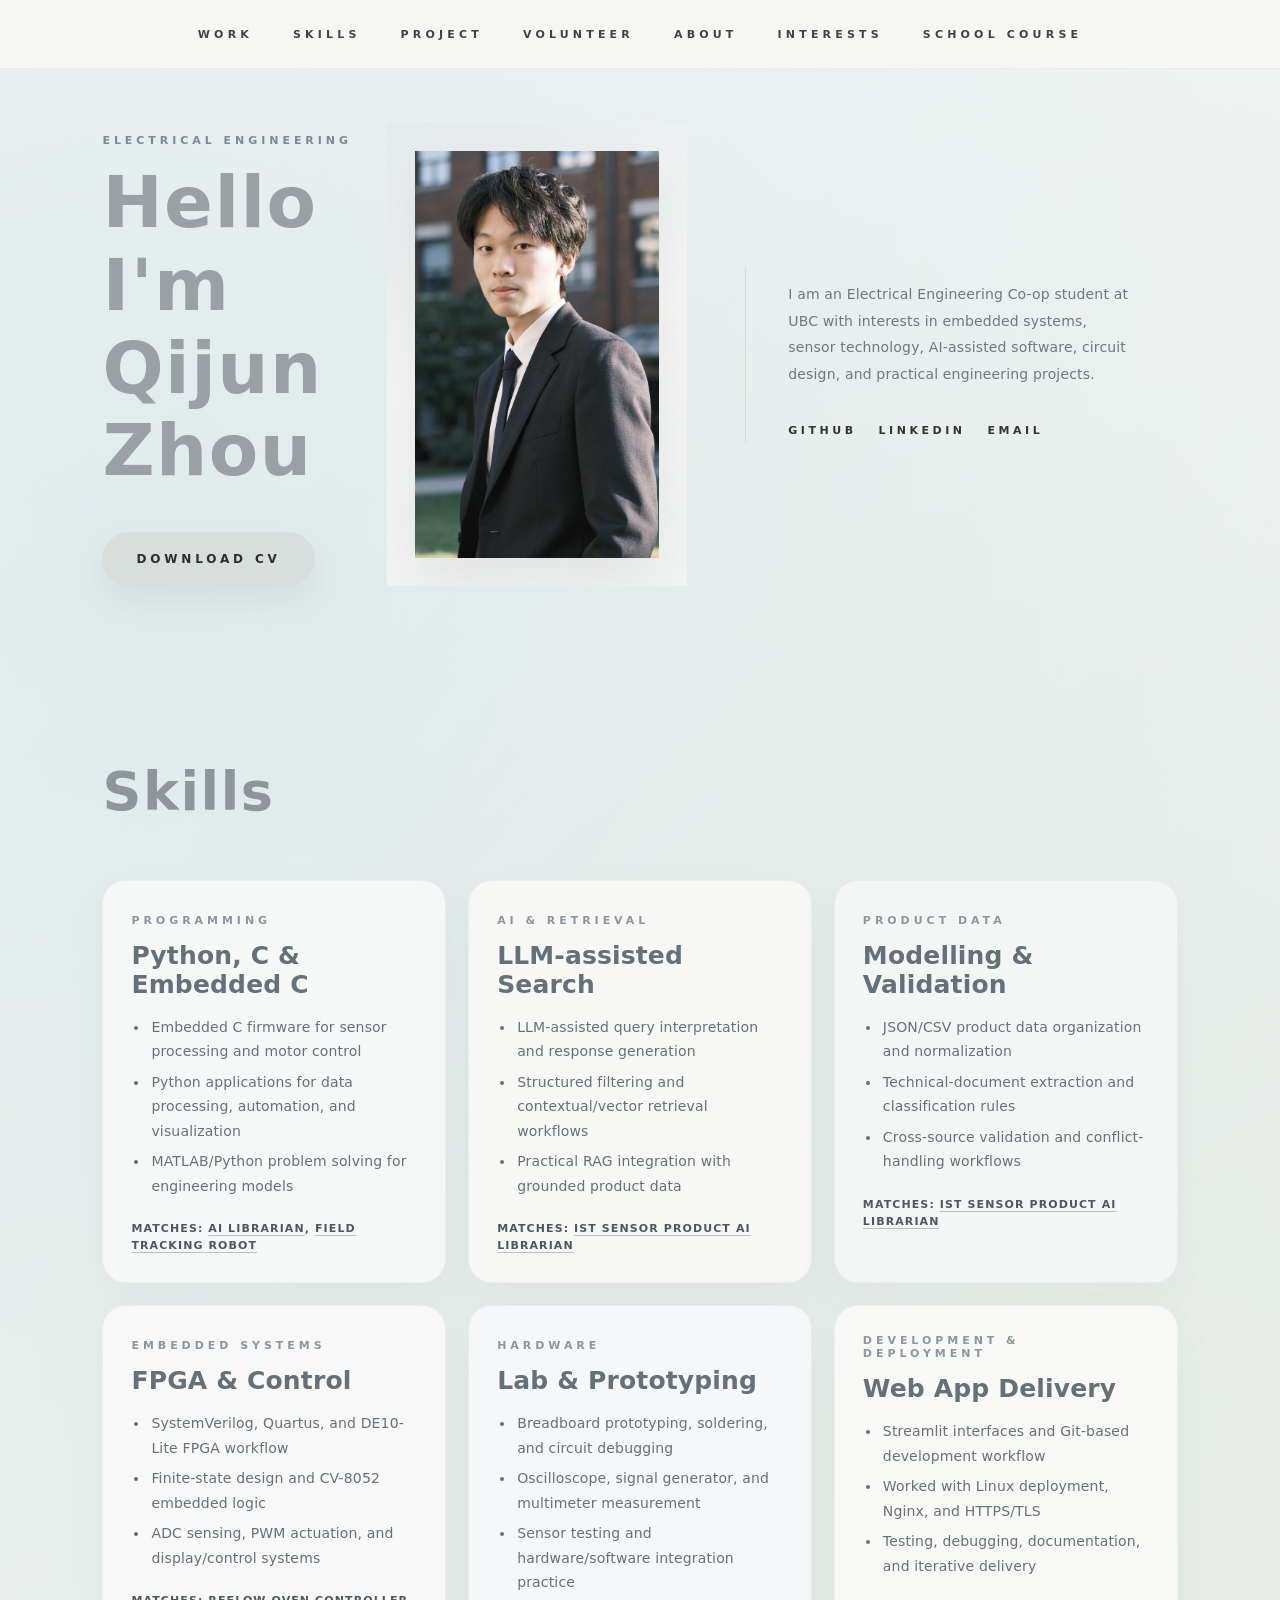
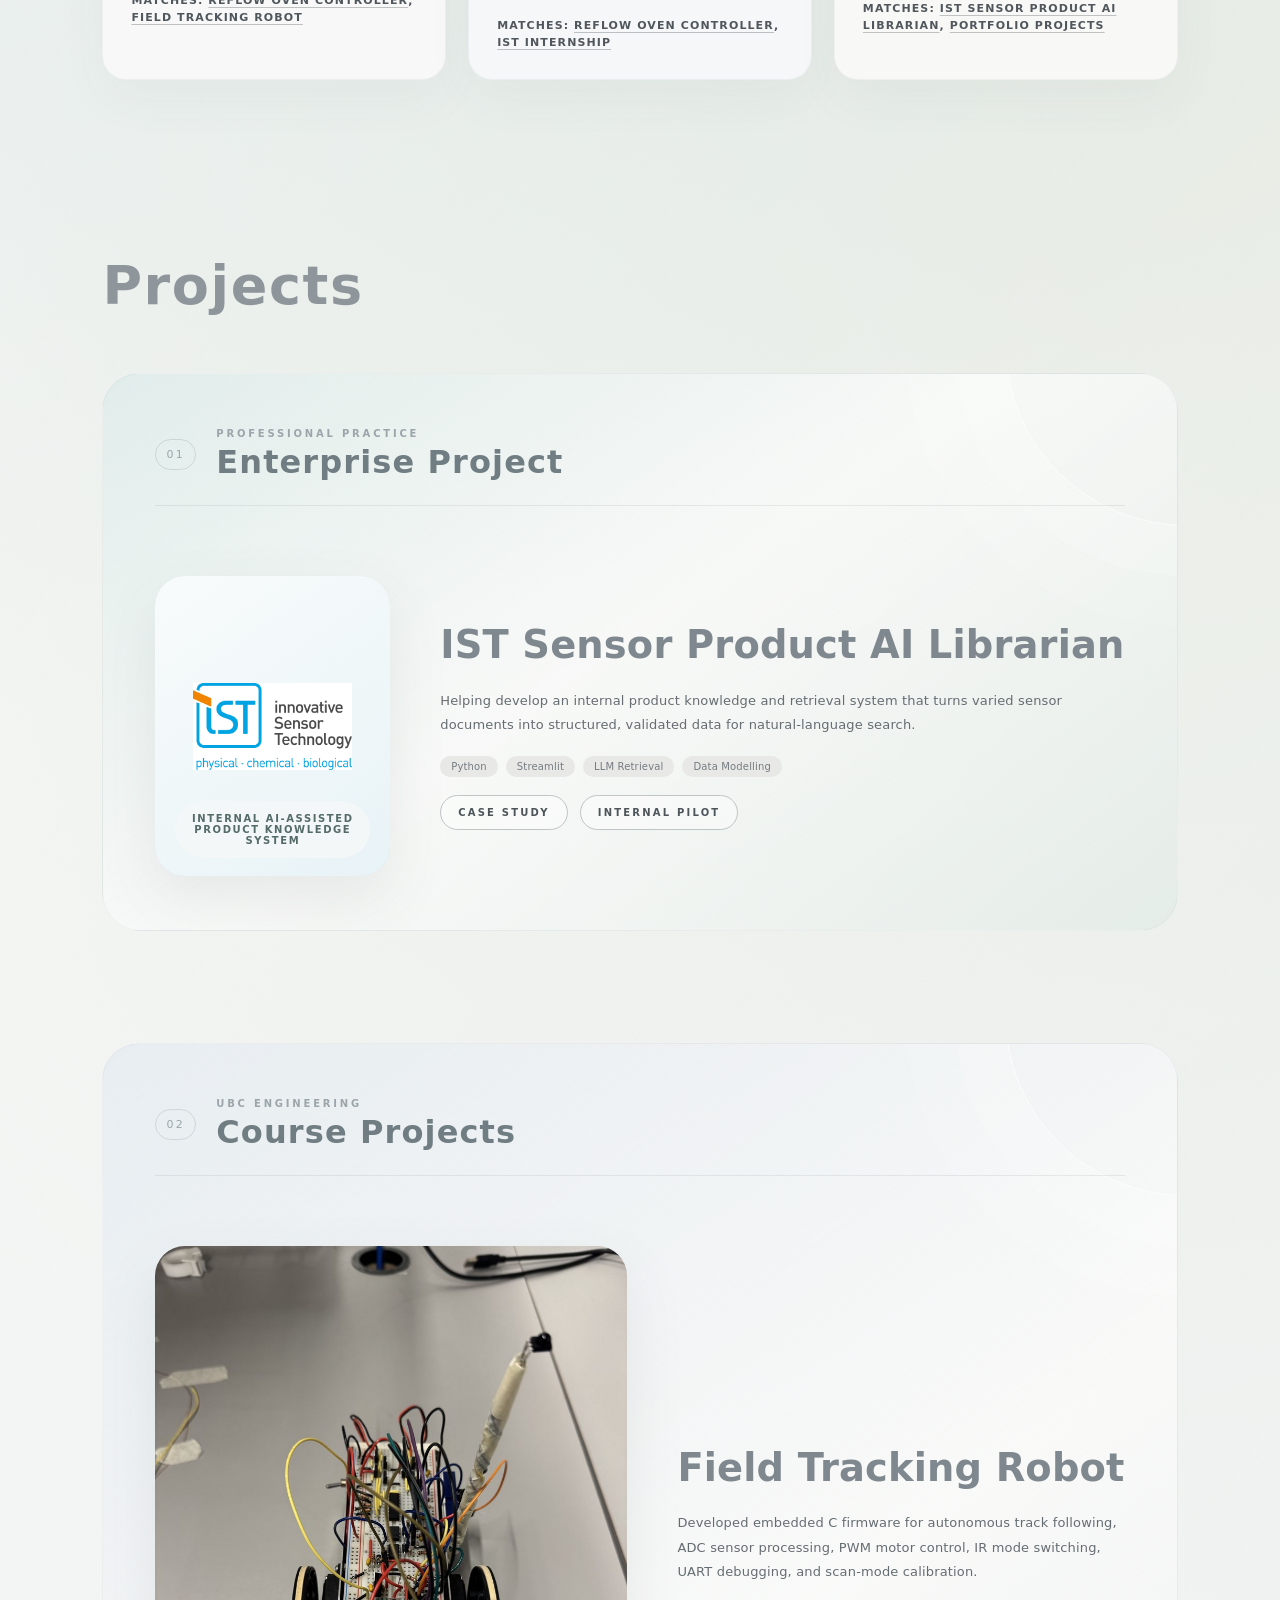
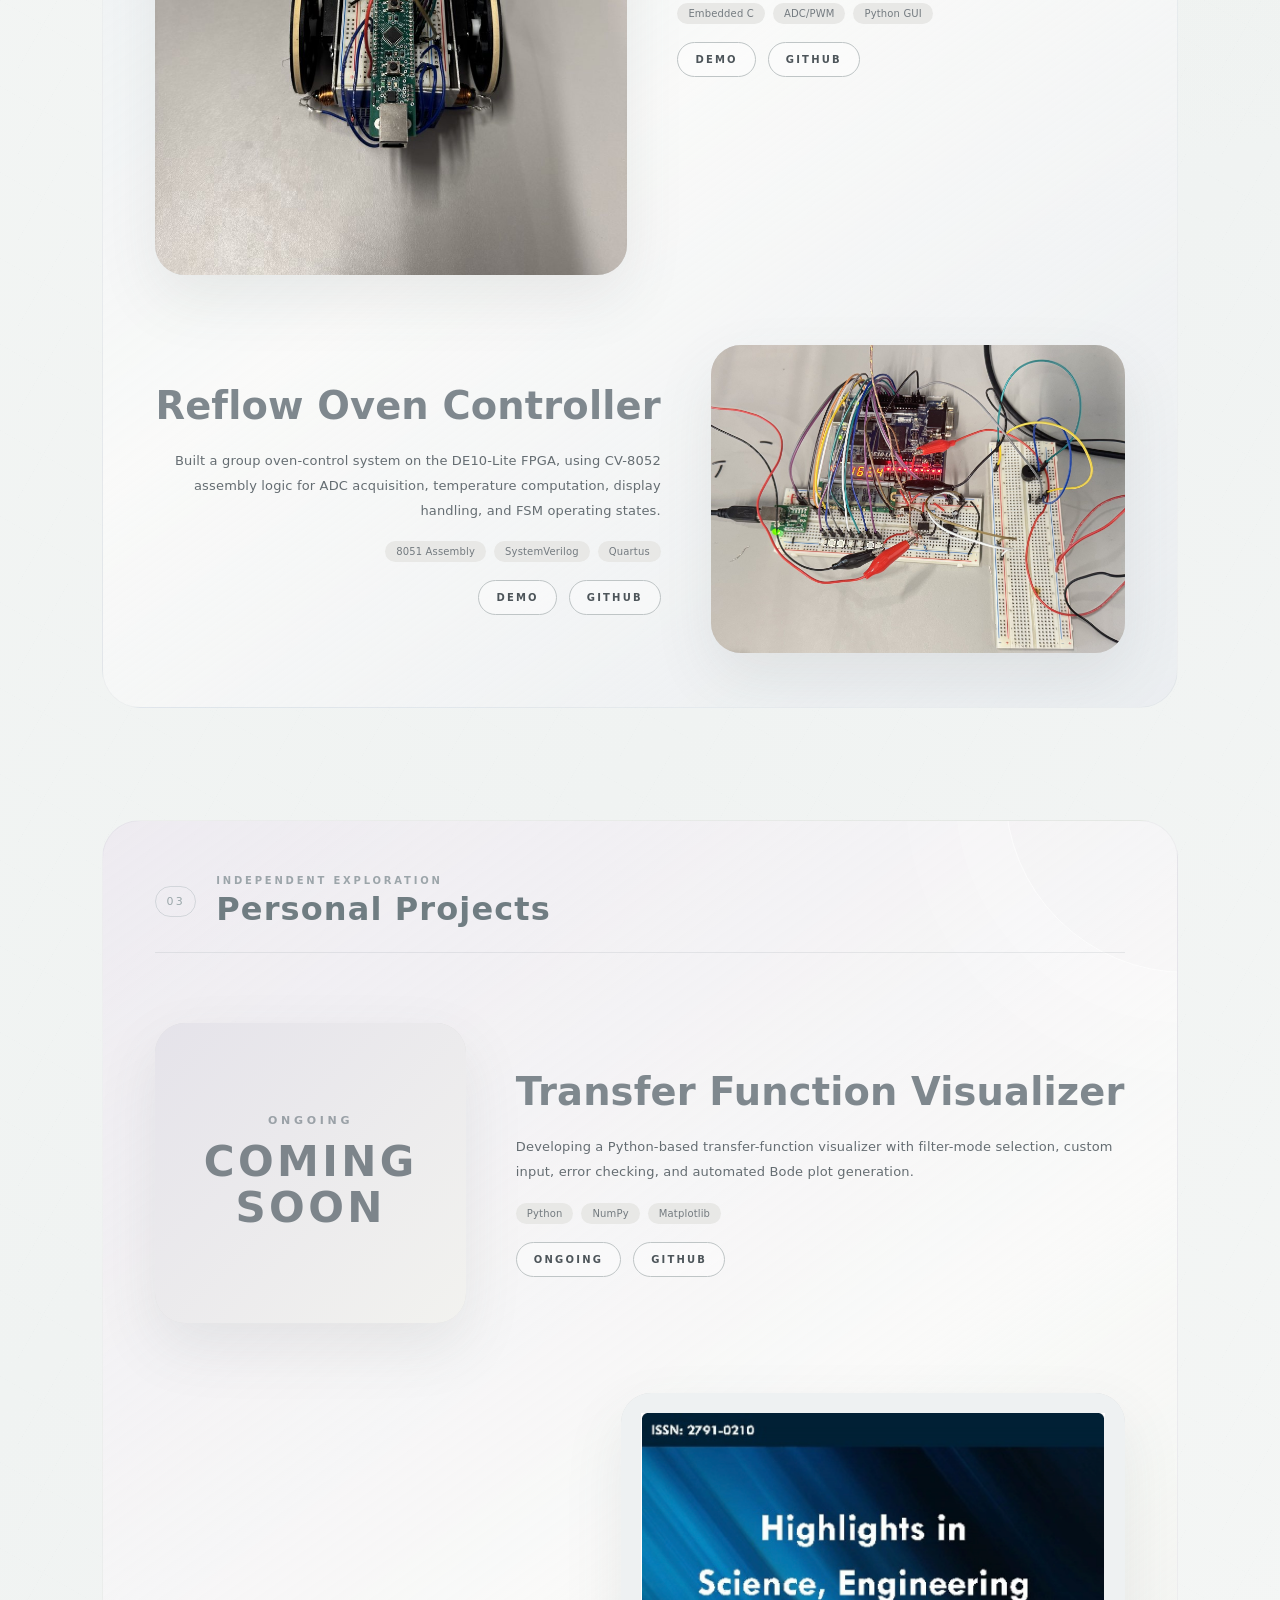
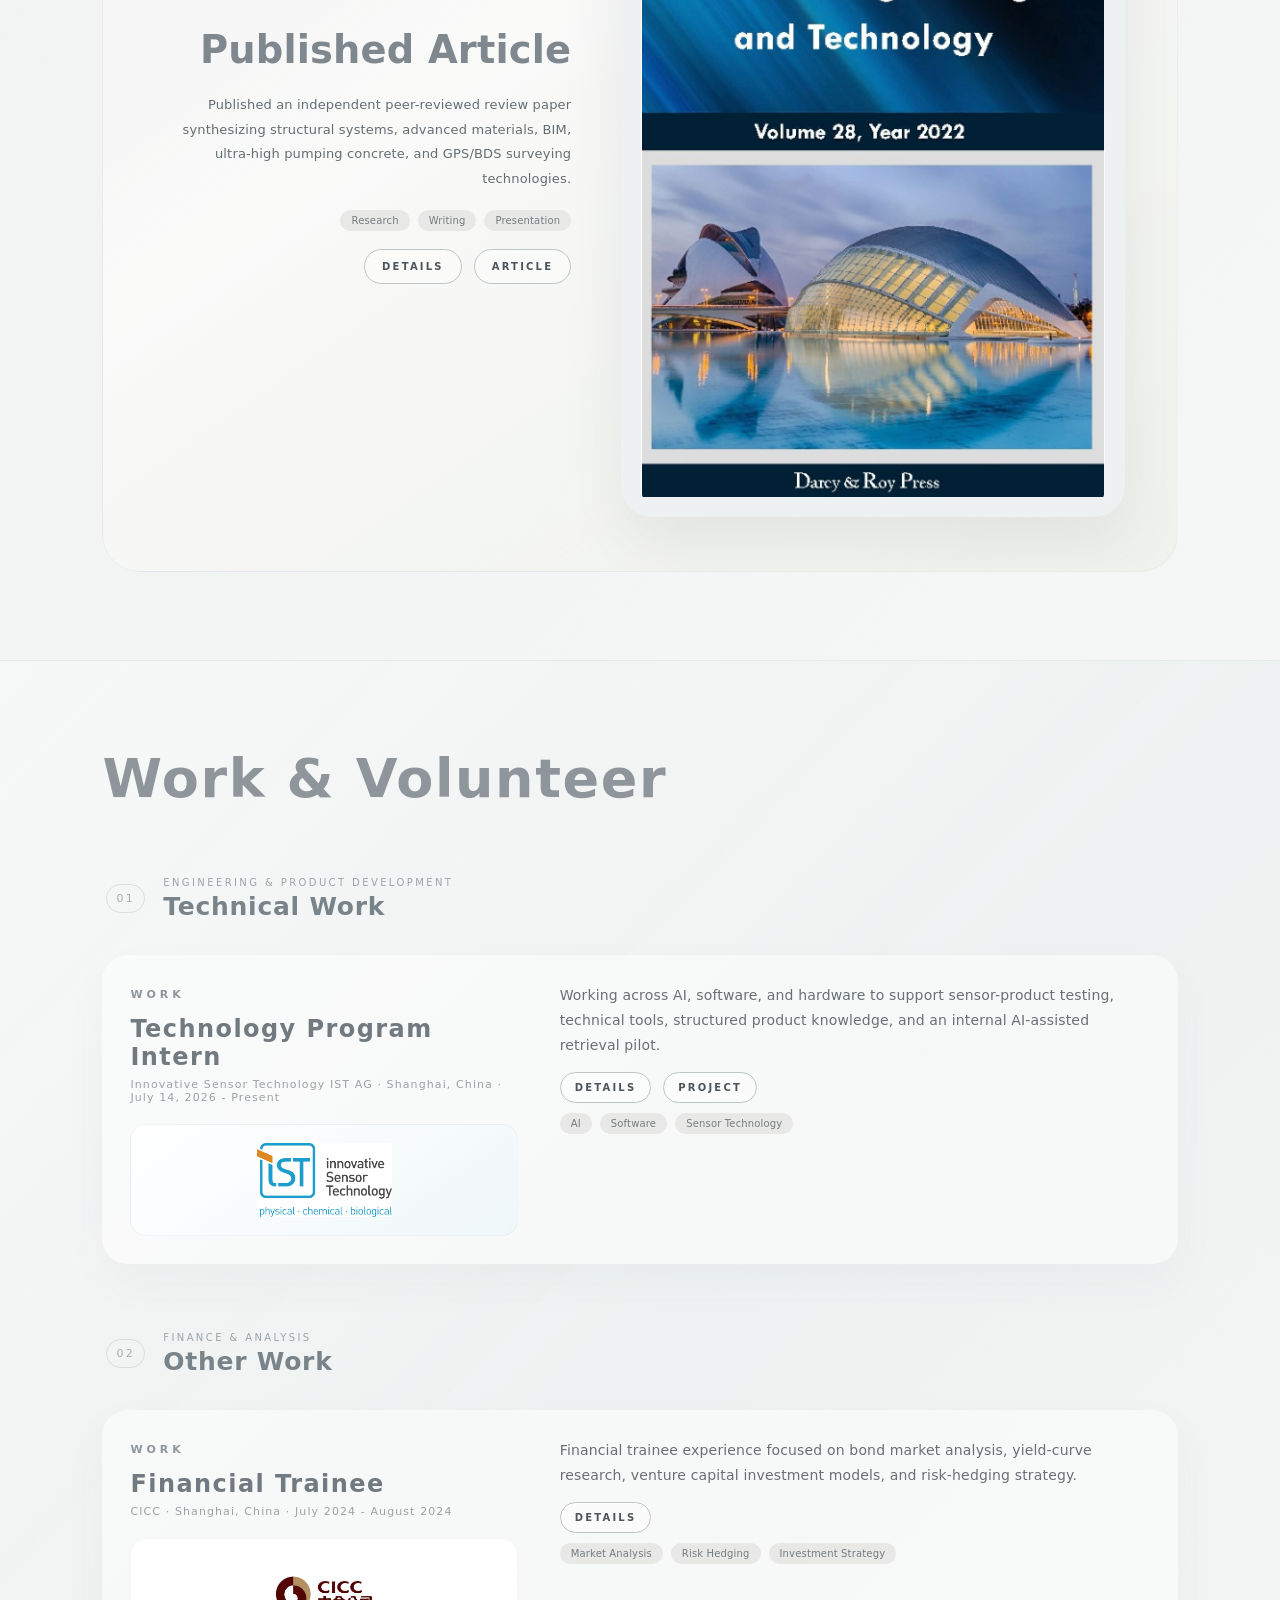
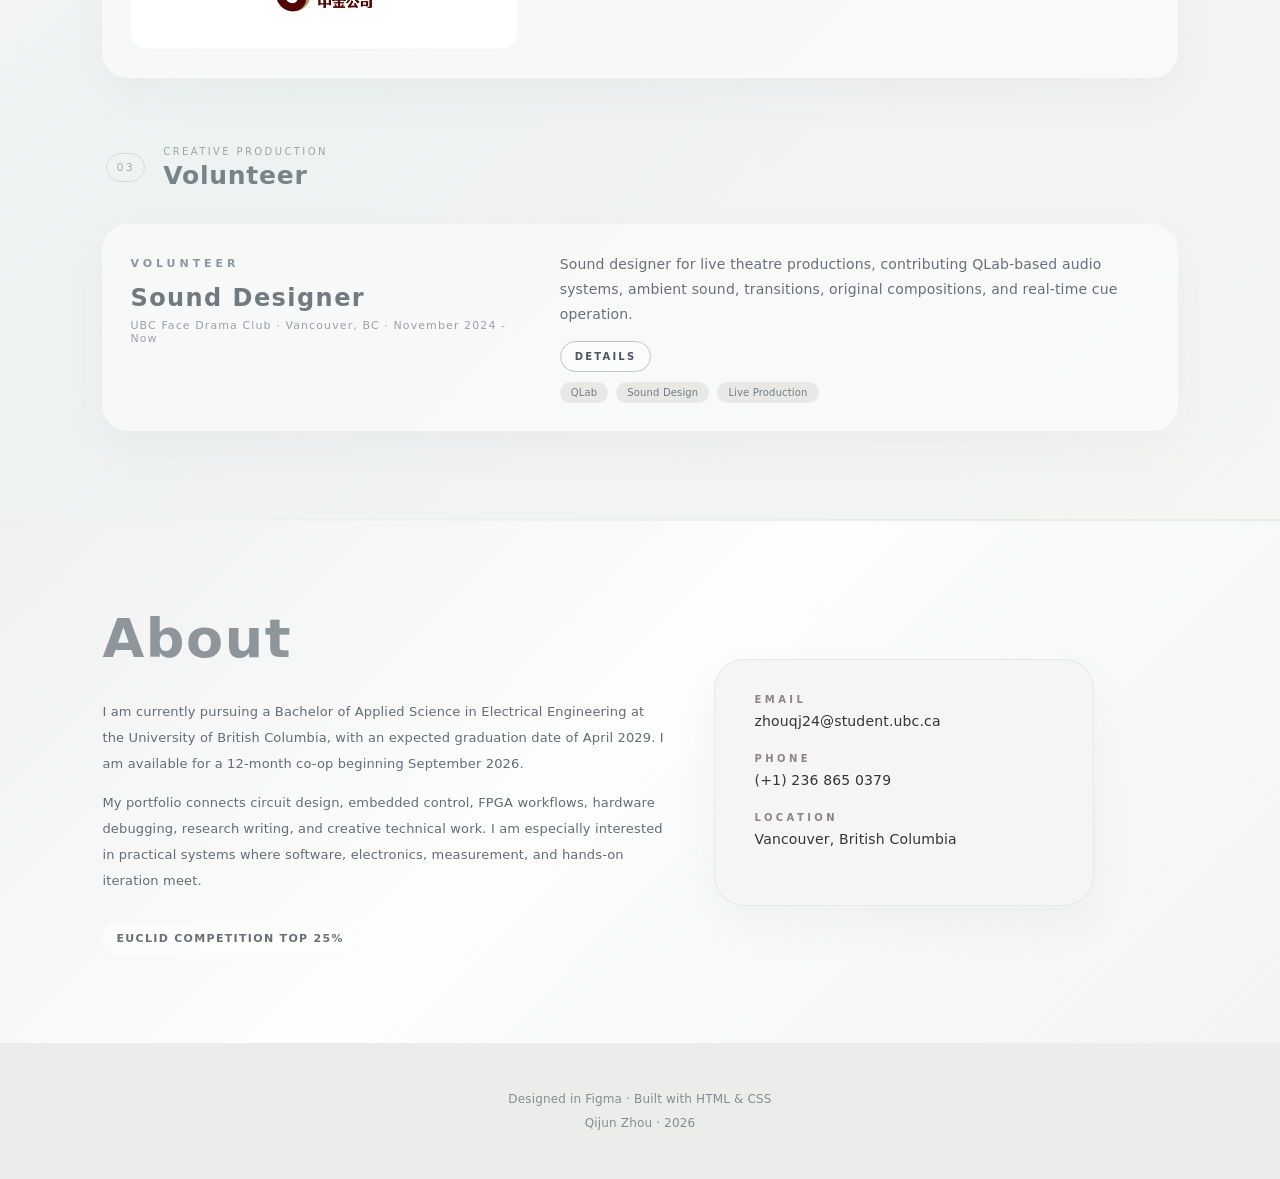
<file: index.html>
<!doctype html>
<html lang="en">
<head>
  <meta charset="UTF-8" />
  <meta name="viewport" content="width=device-width, initial-scale=1.0" />
  <title>Qijun Zhou | Portfolio</title>
  <link rel="stylesheet" href="style.css" />
</head>
<body>
  <nav class="nav">
    <div class="nav-inner wrap">
      <a href="#work">Work</a>
      <a href="#skills">Skills</a>
      <a href="#projects">Project</a>
      <a href="#volunteer">Volunteer</a>
      <a href="#about">About</a>
      <a href="interests.html">Interests</a>
      <a href="courses.html">School Course</a>
    </div>
  </nav>

  <header class="hero wrap">
    <div class="hero-panel">
      <div>
        <p class="eyebrow">Electrical Engineering</p>
        <h1 class="hero-title">Hello<br>I'm Qijun<br>Zhou</h1>
        <a class="btn" href="assets/Qijun-Zhou-CV.pdf">Download CV</a>
      </div>
      <div class="hero-visual">
        <img class="hero-photo" src="assets/images/portrait.jpeg" alt="Portrait of Qijun Zhou" />
      </div>
    </div>
    <div class="hero-copy">
      <p>I am an Electrical Engineering Co-op student at UBC with interests in embedded systems, sensor technology, AI-assisted software, circuit design, and practical engineering projects.</p>
      <div class="social">
        <a href="https://github.com/zidingyiz" target="_blank" rel="noreferrer">GitHub</a>
        <a href="https://www.linkedin.com/in/qijun-zhou-055467357" target="_blank" rel="noreferrer">LinkedIn</a>
        <a href="mailto:zhouqj24@student.ubc.ca">Email</a>
      </div>
    </div>
  </header>

  <main>
    <section id="skills" class="section wrap">
      <h2 class="section-title">Skills</h2>
      <div class="skills-grid">
        <article class="skill-card">
          <div class="subsection-label">Programming</div>
          <h3>Python, C & Embedded C</h3>
          <ul class="skill-list">
            <li>Embedded C firmware for sensor processing and motor control</li>
            <li>Python applications for data processing, automation, and visualization</li>
            <li>MATLAB/Python problem solving for engineering models</li>
          </ul>
          <div class="skill-match">Matches: <a href="#project-ist">AI Librarian</a>, <a href="#project-field">Field Tracking Robot</a></div>
        </article>
        <article class="skill-card">
          <div class="subsection-label">AI & Retrieval</div>
          <h3>LLM-assisted Search</h3>
          <ul class="skill-list">
            <li>LLM-assisted query interpretation and response generation</li>
            <li>Structured filtering and contextual/vector retrieval workflows</li>
            <li>Practical RAG integration with grounded product data</li>
          </ul>
          <div class="skill-match">Matches: <a href="#project-ist">IST Sensor Product AI Librarian</a></div>
        </article>
        <article class="skill-card">
          <div class="subsection-label">Product Data</div>
          <h3>Modelling & Validation</h3>
          <ul class="skill-list">
            <li>JSON/CSV product data organization and normalization</li>
            <li>Technical-document extraction and classification rules</li>
            <li>Cross-source validation and conflict-handling workflows</li>
          </ul>
          <div class="skill-match">Matches: <a href="#project-ist">IST Sensor Product AI Librarian</a></div>
        </article>
        <article class="skill-card">
          <div class="subsection-label">Embedded Systems</div>
          <h3>FPGA & Control</h3>
          <ul class="skill-list">
            <li>SystemVerilog, Quartus, and DE10-Lite FPGA workflow</li>
            <li>Finite-state design and CV-8052 embedded logic</li>
            <li>ADC sensing, PWM actuation, and display/control systems</li>
          </ul>
          <div class="skill-match">Matches: <a href="#project-reflow">Reflow Oven Controller</a>, <a href="#project-field">Field Tracking Robot</a></div>
        </article>
        <article class="skill-card">
          <div class="subsection-label">Hardware</div>
          <h3>Lab & Prototyping</h3>
          <ul class="skill-list">
            <li>Breadboard prototyping, soldering, and circuit debugging</li>
            <li>Oscilloscope, signal generator, and multimeter measurement</li>
            <li>Sensor testing and hardware/software integration practice</li>
          </ul>
          <div class="skill-match">Matches: <a href="#project-reflow">Reflow Oven Controller</a>, <a href="#work">IST Internship</a></div>
        </article>
        <article class="skill-card">
          <div class="subsection-label">Development & Deployment</div>
          <h3>Web App Delivery</h3>
          <ul class="skill-list">
            <li>Streamlit interfaces and Git-based development workflow</li>
            <li>Worked with Linux deployment, Nginx, and HTTPS/TLS</li>
            <li>Testing, debugging, documentation, and iterative delivery</li>
          </ul>
          <div class="skill-match">Matches: <a href="#project-ist">IST Sensor Product AI Librarian</a>, <a href="#projects">Portfolio Projects</a></div>
        </article>
      </div>
    </section>

    <section id="projects" class="section wrap">
      <h2 class="section-title">Projects</h2>
      <div class="projects">
        <section class="project-group project-group-enterprise" aria-labelledby="enterprise-projects">
          <div class="project-group-heading"><span>01</span><div><p>Professional Practice</p><h3 id="enterprise-projects">Enterprise Project</h3></div></div>
        <article id="project-ist" class="project-card">
          <a class="project-media" href="project/ist-ai-librarian.html" aria-label="Open IST Sensor Product AI Librarian project page">
            <img class="project-image project-logo" src="assets/images/ist-logo.jpg" alt="Innovative Sensor Technology IST AG company logo" />
            <span class="project-image-label">Internal AI-assisted product knowledge system</span>
          </a>
          <div class="project-info">
            <h3 class="project-title"><a href="project/ist-ai-librarian.html">IST Sensor Product AI Librarian</a></h3>
            <p class="project-desc">Helping develop an internal product knowledge and retrieval system that turns varied sensor documents into structured, validated data for natural-language search.</p>
            <div class="project-skill-tags"><span>Python</span><span>Streamlit</span><span>LLM Retrieval</span><span>Data Modelling</span></div>
            <div class="project-links"><a class="mini-btn" href="project/ist-ai-librarian.html">Case Study</a><span class="mini-btn status-label">Internal Pilot</span></div>
          </div>
        </article>
        </section>

        <section class="project-group project-group-course" aria-labelledby="course-projects">
          <div class="project-group-heading"><span>02</span><div><p>UBC Engineering</p><h3 id="course-projects">Course Projects</h3></div></div>
        <article id="project-field" class="project-card">
          <a class="project-media" href="project/field-tracking-robot.html" aria-label="Open Field Tracking Robot project page">
            <img class="project-image project-photo" src="assets/images/field-tracking-robot.jpeg" alt="Field tracking robot prototype" />
          </a>
          <div class="project-info">
            <h3 class="project-title"><a href="project/field-tracking-robot.html">Field Tracking Robot</a></h3>
            <p class="project-desc">Developed embedded C firmware for autonomous track following, ADC sensor processing, PWM motor control, IR mode switching, UART debugging, and scan-mode calibration.</p>
            <div class="project-skill-tags"><span>Embedded C</span><span>ADC/PWM</span><span>Python GUI</span></div>
            <div class="project-links"><a class="mini-btn" href="https://youtu.be/Fl7GQ-YdvV0" target="_blank" rel="noreferrer">Demo</a><a class="mini-btn" href="https://github.com/zidingyiz/Field-Tracking-Robot" target="_blank" rel="noreferrer">GitHub</a></div>
          </div>
        </article>

        <article id="project-reflow" class="project-card">
          <a class="project-media" href="project/reflow-oven-controller.html" aria-label="Open Reflow Oven Controller project page">
            <img class="project-image project-photo" src="assets/images/oven-reflow-controller.jpeg" alt="Oven reflow controller prototype" />
          </a>
          <div class="project-info">
            <h3 class="project-title"><a href="project/reflow-oven-controller.html">Reflow Oven Controller</a></h3>
            <p class="project-desc">Built a group oven-control system on the DE10-Lite FPGA, using CV-8052 assembly logic for ADC acquisition, temperature computation, display handling, and FSM operating states.</p>
            <div class="project-skill-tags"><span>8051 Assembly</span><span>SystemVerilog</span><span>Quartus</span></div>
            <div class="project-links"><a class="mini-btn" href="https://youtu.be/hFFiqIETEzM">Demo</a><a class="mini-btn" href="https://github.com/zidingyiz/Oven-Reflow-Control-System" target="_blank" rel="noreferrer">GitHub</a></div>
          </div>
        </article>
        </section>

        <section class="project-group project-group-personal" aria-labelledby="personal-projects">
          <div class="project-group-heading"><span>03</span><div><p>Independent Exploration</p><h3 id="personal-projects">Personal Projects</h3></div></div>
        <article id="project-transfer" class="project-card">
          <a class="project-media" href="project/transfer-function-visualizer.html" aria-label="Open Transfer Function Visualizer project page">
            <div class="art art-lilac coming-soon">
              <span>Ongoing</span>
              <strong>Coming Soon</strong>
            </div>
          </a>
          <div class="project-info">
            <h3 class="project-title"><a href="project/transfer-function-visualizer.html">Transfer Function Visualizer</a></h3>
            <p class="project-desc">Developing a Python-based transfer-function visualizer with filter-mode selection, custom input, error checking, and automated Bode plot generation.</p>
            <div class="project-skill-tags"><span>Python</span><span>NumPy</span><span>Matplotlib</span></div>
            <div class="project-links"><a class="mini-btn" href="#">Ongoing</a><a class="mini-btn" href="https://github.com/zidingyiz/Transfer-Function-Circuit-visualizer" target="_blank" rel="noreferrer">GitHub</a></div>
          </div>
        </article>

        <article id="article" class="project-card">
          <a class="project-media" href="project/research-paper.html" aria-label="Open published article project page">
            <img class="project-image" src="assets/images/article.png" alt="Highlights in Science, Engineering and Technology Volume 28 cover" />
          </a>
          <div class="project-info">
            <h3 class="project-title"><a href="project/research-paper.html">Published Article</a></h3>
            <p class="project-desc">Published an independent peer-reviewed review paper synthesizing structural systems, advanced materials, BIM, ultra-high pumping concrete, and GPS/BDS surveying technologies.</p>
            <div class="project-skill-tags"><span>Research</span><span>Writing</span><span>Presentation</span></div>
            <div class="project-links"><a class="mini-btn" href="project/research-paper.html">Details</a><a class="mini-btn" href="https://doi.org/10.54097/hset.v28i.4100" target="_blank" rel="noreferrer">Article</a></div>
          </div>
        </article>
        </section>
      </div>
    </section>

    <section id="work" class="section work-band">
      <div class="wrap">
        <h2 class="section-title">Work & Volunteer</h2>
        <div class="work-list">
          <div class="work-category-title"><span>01</span><div><small>Engineering & Product Development</small><strong>Technical Work</strong></div></div>
          <article class="work-row">
            <div>
              <div class="subsection-label">Work</div>
              <h3 class="work-name"><a href="experience.html#work-ist">Technology Program Intern</a></h3>
              <div class="date">Innovative Sensor Technology IST AG · Shanghai, China · July 14, 2026 - Present</div>
              <img class="work-company-image work-company-logo work-company-logo-ist" src="assets/images/ist-logo.jpg" alt="Innovative Sensor Technology IST AG company logo" />
            </div>
            <div>
              <p class="work-desc">Working across AI, software, and hardware to support sensor-product testing, technical tools, structured product knowledge, and an internal AI-assisted retrieval pilot.</p>
              <div class="project-links subtle-links"><a class="mini-btn" href="experience.html#work-ist">Details</a><a class="mini-btn" href="project/ist-ai-librarian.html">Project</a></div>
              <div class="tags"><span class="tag">AI</span><span class="tag">Software</span><span class="tag">Sensor Technology</span></div>
            </div>
          </article>
          <div class="work-category-title"><span>02</span><div><small>Finance & Analysis</small><strong>Other Work</strong></div></div>
          <article class="work-row">
            <div>
              <div class="subsection-label">Work</div>
              <h3 class="work-name"><a href="experience.html#work-cicc">Financial Trainee</a></h3>
              <div class="date">CICC · Shanghai, China · July 2024 - August 2024</div>
              <img class="work-company-image work-company-logo" src="assets/images/cicc-logo.png" alt="CICC corporate logo" />
            </div>
            <div>
              <p class="work-desc">Financial trainee experience focused on bond market analysis, yield-curve research, venture capital investment models, and risk-hedging strategy.</p>
              <div class="project-links subtle-links"><a class="mini-btn" href="experience.html#work-cicc">Details</a></div>
              <div class="tags"><span class="tag">Market Analysis</span><span class="tag">Risk Hedging</span><span class="tag">Investment Strategy</span></div>
            </div>
          </article>
          <div class="work-category-title"><span>03</span><div><small>Creative Production</small><strong>Volunteer</strong></div></div>
          <article id="volunteer" class="work-row">
            <div>
              <div class="subsection-label">Volunteer</div>
              <h3 class="work-name"><a href="experience.html#volunteer-facedrama">Sound Designer</a></h3>
              <div class="date">UBC Face Drama Club · Vancouver, BC · November 2024 - Now</div>
            </div>
            <div>
              <p class="work-desc">Sound designer for live theatre productions, contributing QLab-based audio systems, ambient sound, transitions, original compositions, and real-time cue operation.</p>
              <div class="project-links subtle-links"><a class="mini-btn" href="experience.html#volunteer-facedrama">Details</a></div>
              <div class="tags"><span class="tag">QLab</span><span class="tag">Sound Design</span><span class="tag">Live Production</span></div>
            </div>
          </article>
        </div>
      </div>
    </section>

    <section id="about" class="section about-band">
      <div class="wrap about-grid">
        <div>
          <h2 class="section-title">About</h2>
          <p>I am currently pursuing a Bachelor of Applied Science in Electrical Engineering at the University of British Columbia, with an expected graduation date of April 2029. I am available for a 12-month co-op beginning September 2026.</p>
          <p>My portfolio connects circuit design, embedded control, FPGA workflows, hardware debugging, research writing, and creative technical work. I am especially interested in practical systems where software, electronics, measurement, and hands-on iteration meet.</p>
          <div class="award-strip">
            <span>Euclid Competition Top 25%</span>
          </div>
        </div>
        <aside class="contact-card">
          <div class="label">Email</div>
          <a href="mailto:zhouqj24@student.ubc.ca">zhouqj24@student.ubc.ca</a>
          <div class="label">Phone</div>
          <span>(+1) 236 865 0379</span>
          <div class="label">Location</div>
          <span>Vancouver, British Columbia</span>
        </aside>
      </div>
    </section>
  </main>

  <footer class="footer">
    <div>Designed in Figma · Built with HTML & CSS</div>
    <div>Qijun Zhou · 2026</div>
  </footer>
</body>
</html>
</file>
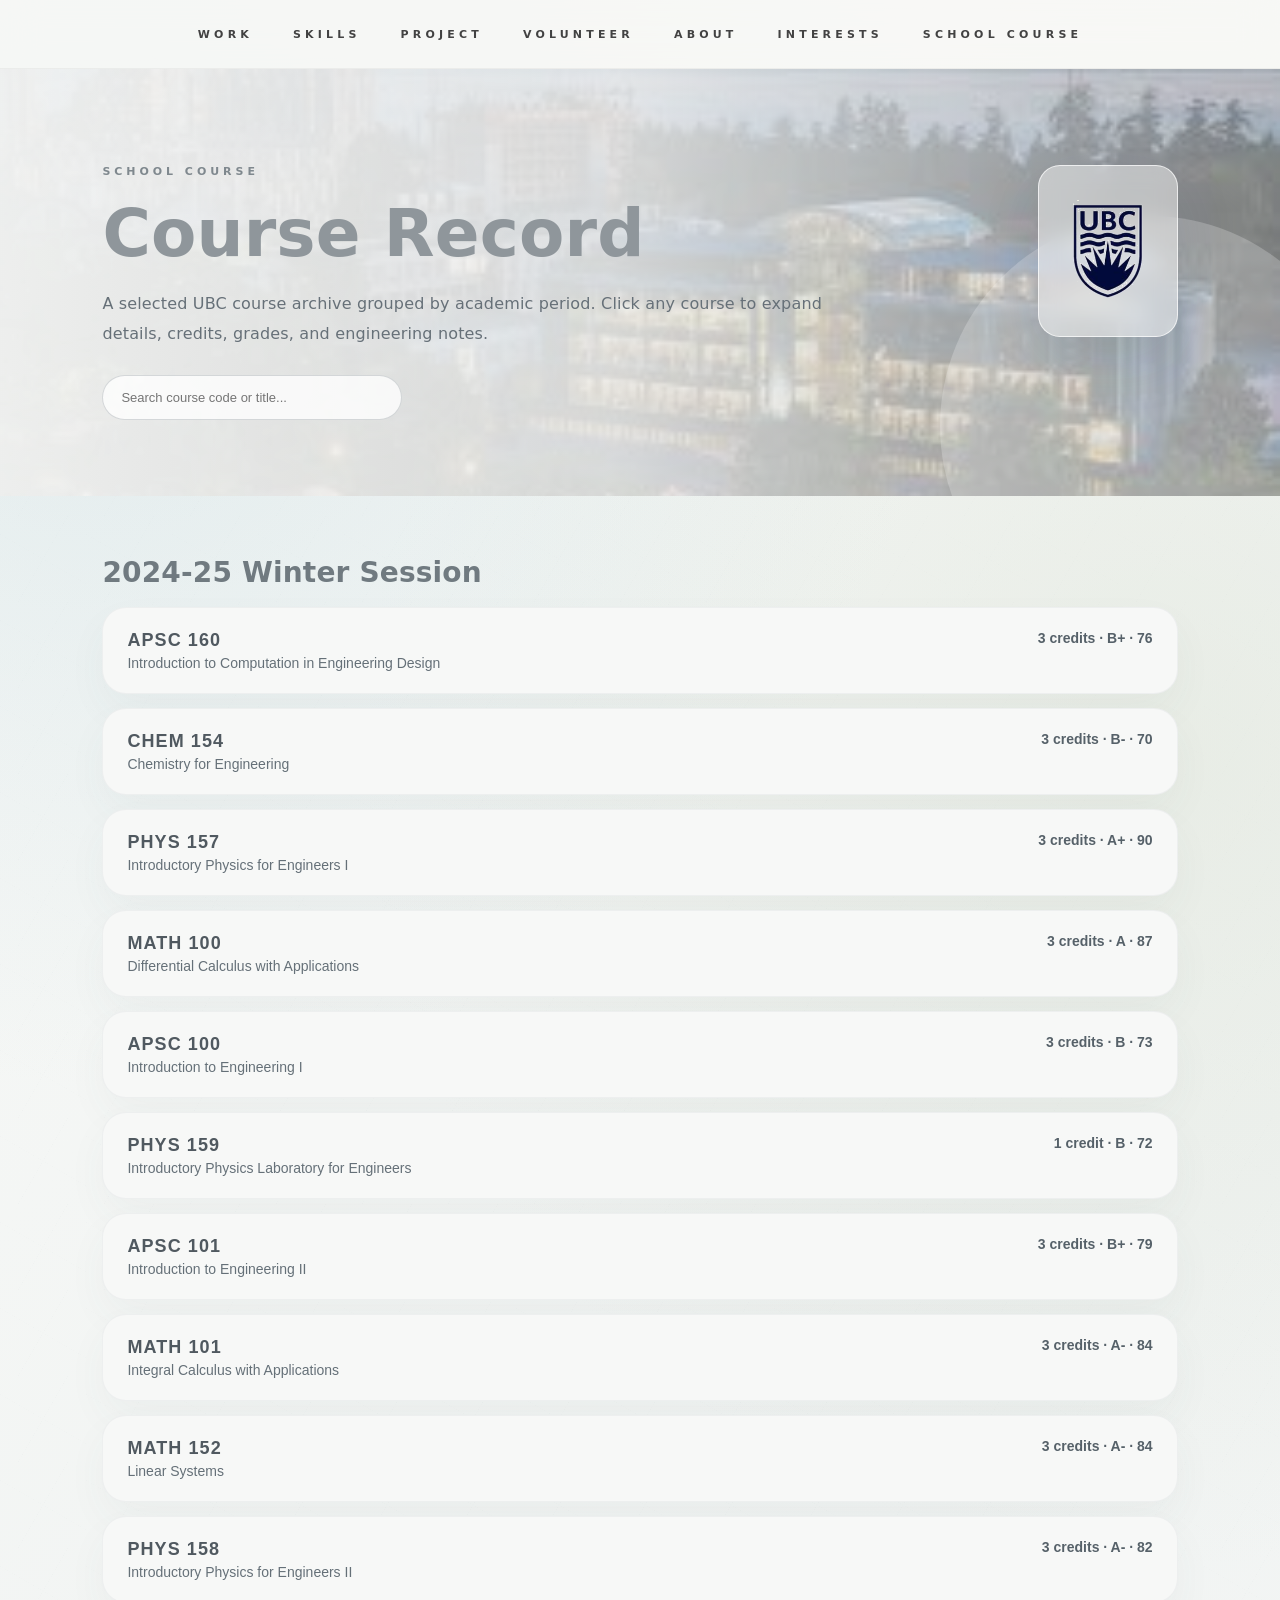
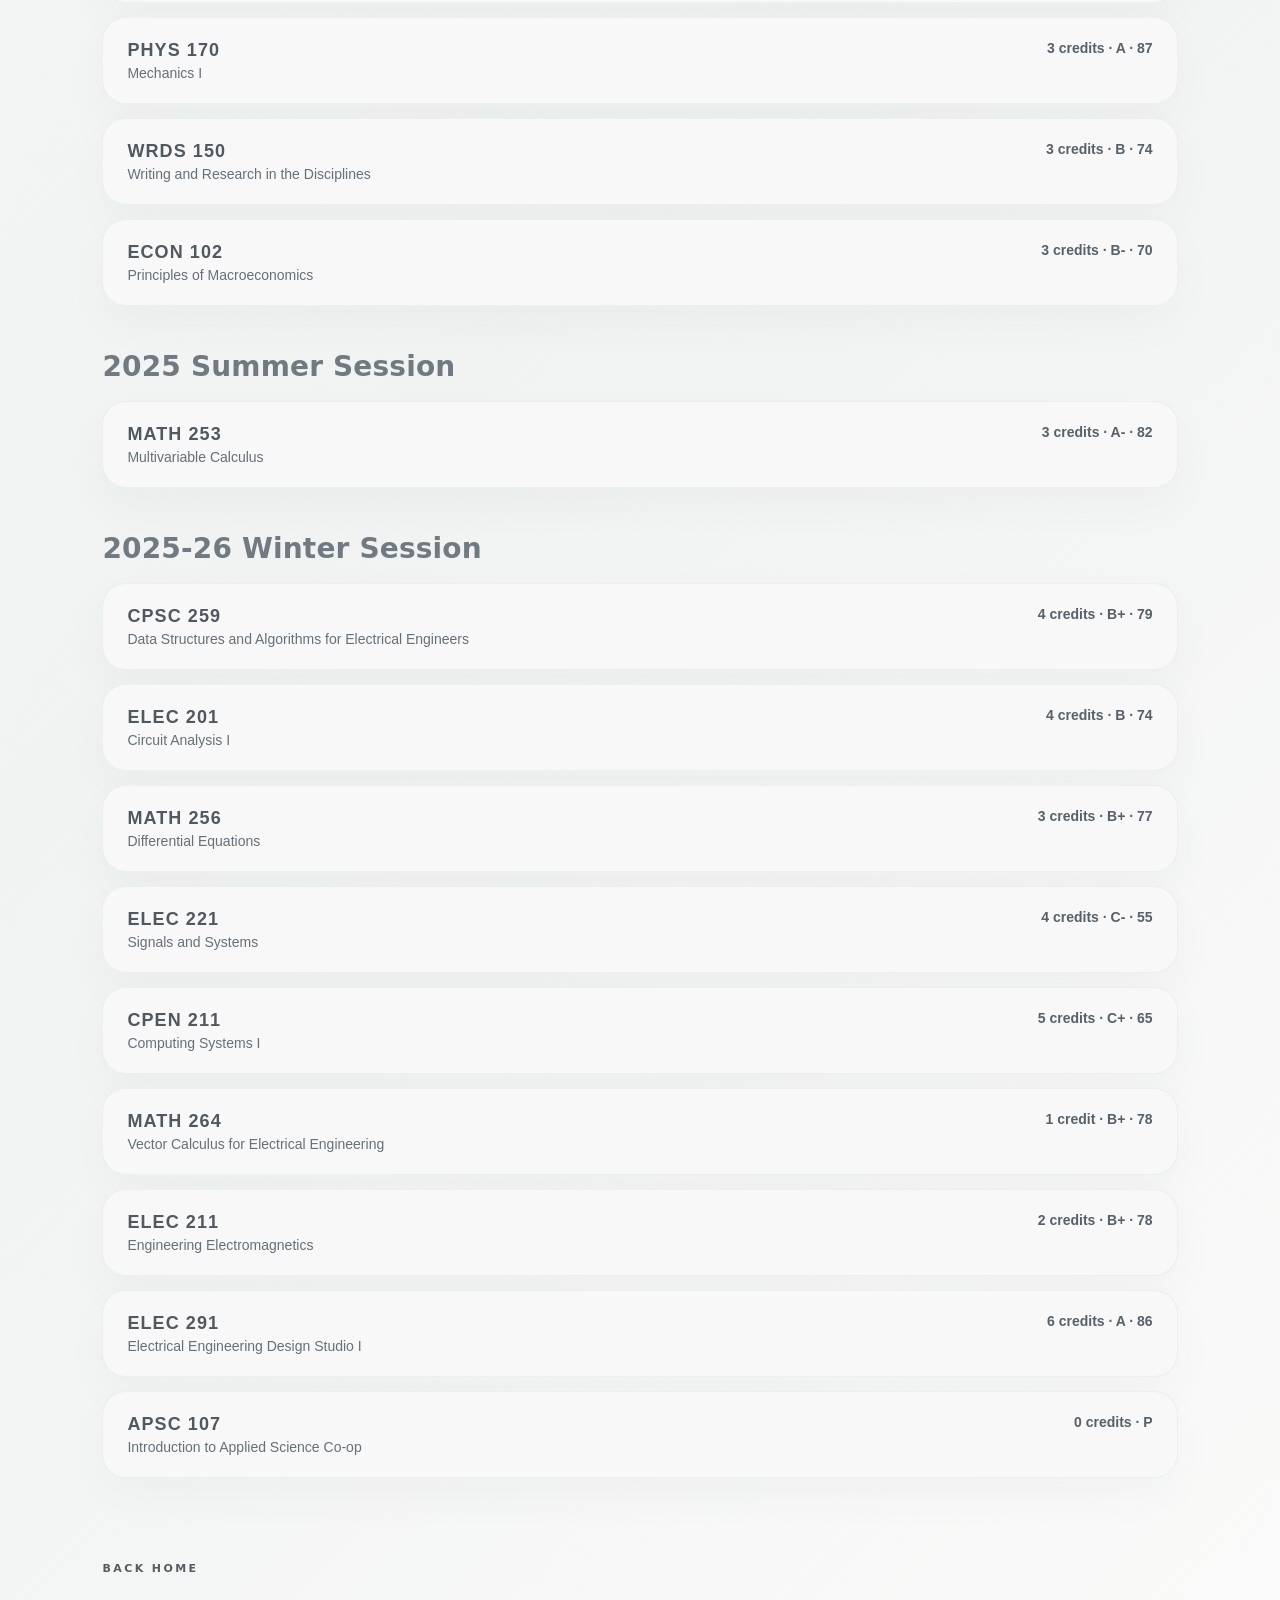
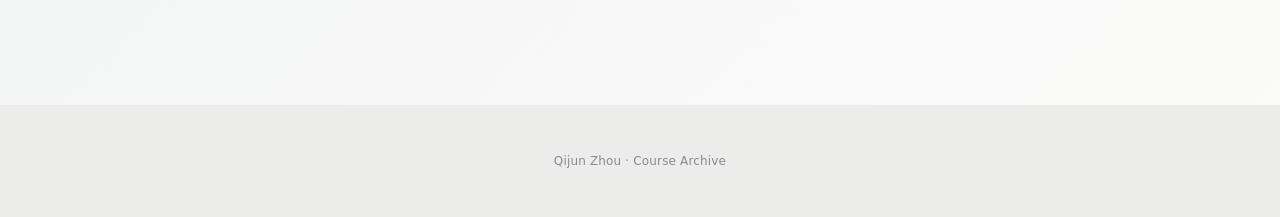
<file: courses.html>
<!doctype html>
<html lang="en">
<head>
  <meta charset="UTF-8" />
  <meta name="viewport" content="width=device-width, initial-scale=1.0" />
  <title>School Courses | Qijun Zhou</title>
  <link rel="stylesheet" href="style.css" />
</head>
<body>
  <nav class="nav"><div class="nav-inner wrap"><a href="index.html#work">Work</a><a href="index.html#skills">Skills</a><a href="index.html#projects">Project</a><a href="index.html#volunteer">Volunteer</a><a href="index.html#about">About</a><a href="interests.html">Interests</a><a href="courses.html">School Course</a></div></nav>
  <main>
    <header class="course-hero">
      <div class="wrap course-hero-inner">
        <div>
          <div class="eyebrow">School Course</div>
          <h1 class="page-title">Course Record</h1>
          <p class="lead">A selected UBC course archive grouped by academic period. Click any course to expand details, credits, grades, and engineering notes.</p>
          <div class="course-tools"><input id="courseSearch" class="course-filter" type="search" placeholder="Search course code or title..." /></div>
        </div>
        <div class="ubc-mark" aria-hidden="true"><img src="assets/images/ubc-sign-transparent.png" alt="" /></div>
      </div>
    </header>

    <div class="wrap course-content">
      <section class="year-block">
        <h2 class="year-title">2024-25 Winter Session</h2>
        <div class="course-item"><button class="course-toggle"><span><span class="course-code">APSC 160</span><div class="course-name">Introduction to Computation in Engineering Design</div></span><span class="course-grade">3 credits · B+ · 76</span></button><div class="course-body">Programming fundamentals and engineering design computation, building a foundation for structured problem solving.</div></div>
        <div class="course-item"><button class="course-toggle"><span><span class="course-code">CHEM 154</span><div class="course-name">Chemistry for Engineering</div></span><span class="course-grade">3 credits · B- · 70</span></button><div class="course-body">Engineering chemistry foundations, including chemical principles relevant to materials, reactions, and applied systems.</div></div>
        <div class="course-item"><button class="course-toggle"><span><span class="course-code">PHYS 157</span><div class="course-name">Introductory Physics for Engineers I</div></span><span class="course-grade">3 credits · A+ · 90</span></button><div class="course-body">Mechanics, waves, and introductory engineering physics topics.</div></div>
        <div class="course-item"><button class="course-toggle"><span><span class="course-code">MATH 100</span><div class="course-name">Differential Calculus with Applications</div></span><span class="course-grade">3 credits · A · 87</span></button><div class="course-body">Limits, derivatives, optimization, and engineering applications.</div></div>
        <div class="course-item"><button class="course-toggle"><span><span class="course-code">APSC 100</span><div class="course-name">Introduction to Engineering I</div></span><span class="course-grade">3 credits · B · 73</span></button><div class="course-body">Engineering design, professional practice, teamwork, and first-year project work.</div></div>
        <div class="course-item"><button class="course-toggle"><span><span class="course-code">PHYS 159</span><div class="course-name">Introductory Physics Laboratory for Engineers</div></span><span class="course-grade">1 credit · B · 72</span></button><div class="course-body">Physics laboratory methods, measurement, uncertainty, and experimental reporting for engineers.</div></div>
        <div class="course-item"><button class="course-toggle"><span><span class="course-code">APSC 101</span><div class="course-name">Introduction to Engineering II</div></span><span class="course-grade">3 credits · B+ · 79</span></button><div class="course-body">Continuation of first-year engineering design, communication, teamwork, and applied problem solving.</div></div>
        <div class="course-item"><button class="course-toggle"><span><span class="course-code">MATH 101</span><div class="course-name">Integral Calculus with Applications</div></span><span class="course-grade">3 credits · A- · 84</span></button><div class="course-body">Integration techniques, applications of integrals, series, and engineering problem solving.</div></div>
        <div class="course-item"><button class="course-toggle"><span><span class="course-code">MATH 152</span><div class="course-name">Linear Systems</div></span><span class="course-grade">3 credits · A- · 84</span></button><div class="course-body">Linear algebra, matrix systems, eigenvalues, and engineering applications.</div></div>
        <div class="course-item"><button class="course-toggle"><span><span class="course-code">PHYS 158</span><div class="course-name">Introductory Physics for Engineers II</div></span><span class="course-grade">3 credits · A- · 82</span></button><div class="course-body">Electricity, magnetism, circuits, and physics concepts used in engineering systems.</div></div>
        <div class="course-item"><button class="course-toggle"><span><span class="course-code">PHYS 170</span><div class="course-name">Mechanics I</div></span><span class="course-grade">3 credits · A · 87</span></button><div class="course-body">Statics and mechanics foundations for engineering analysis.</div></div>
        <div class="course-item"><button class="course-toggle"><span><span class="course-code">WRDS 150</span><div class="course-name">Writing and Research in the Disciplines</div></span><span class="course-grade">3 credits · B · 74</span></button><div class="course-body">Academic writing, source evaluation, and research communication.</div></div>
        <div class="course-item"><button class="course-toggle"><span><span class="course-code">ECON 102</span><div class="course-name">Principles of Macroeconomics</div></span><span class="course-grade">3 credits · B- · 70</span></button><div class="course-body">Macroeconomic principles, national income, inflation, unemployment, monetary policy, and fiscal policy.</div></div>
      </section>

      <section class="year-block">
        <h2 class="year-title">2025 Summer Session</h2>
        <div class="course-item"><button class="course-toggle"><span><span class="course-code">MATH 253</span><div class="course-name">Multivariable Calculus</div></span><span class="course-grade">3 credits · A- · 82</span></button><div class="course-body">Partial derivatives, multiple integrals, vector fields, and engineering applications.</div></div>
      </section>

      <section class="year-block">
        <h2 class="year-title">2025-26 Winter Session</h2>
        <div class="course-item"><button class="course-toggle"><span><span class="course-code">CPSC 259</span><div class="course-name">Data Structures and Algorithms for Electrical Engineers</div></span><span class="course-grade">4 credits · B+ · 79</span></button><div class="course-body">C programming, data structures, algorithmic thinking, and software engineering foundations for electrical engineers.</div></div>
        <div class="course-item"><button class="course-toggle"><span><span class="course-code">ELEC 201</span><div class="course-name">Circuit Analysis I</div></span><span class="course-grade">4 credits · B · 74</span></button><div class="course-body">Circuit laws, linear circuit analysis, transient response, and AC steady-state concepts.</div></div>
        <div class="course-item"><button class="course-toggle"><span><span class="course-code">MATH 256</span><div class="course-name">Differential Equations</div></span><span class="course-grade">3 credits · B+ · 77</span></button><div class="course-body">ODE methods and applied modelling for engineering systems.</div></div>
        <div class="course-item"><button class="course-toggle"><span><span class="course-code">ELEC 221</span><div class="course-name">Signals and Systems</div></span><span class="course-grade">4 credits · C- · 55</span></button><div class="course-body">LTI systems, convolution, Fourier series/transform, Laplace transform, Z-transform, and sampling.</div></div>
        <div class="course-item"><button class="course-toggle"><span><span class="course-code">CPEN 211</span><div class="course-name">Computing Systems I</div></span><span class="course-grade">5 credits · C+ · 65</span></button><div class="course-body">Digital logic, computer architecture, assembly-level thinking, and hardware/software interface.</div></div>
        <div class="course-item"><button class="course-toggle"><span><span class="course-code">MATH 264</span><div class="course-name">Vector Calculus for Electrical Engineering</div></span><span class="course-grade">1 credit · B+ · 78</span></button><div class="course-body">Vector calculus topics connected to electrical engineering fields and systems.</div></div>
        <div class="course-item"><button class="course-toggle"><span><span class="course-code">ELEC 211</span><div class="course-name">Engineering Electromagnetics</div></span><span class="course-grade">2 credits · B+ · 78</span></button><div class="course-body">Electromagnetic field concepts and engineering applications.</div></div>
        <div class="course-item"><button class="course-toggle"><span><span class="course-code">ELEC 291</span><div class="course-name">Electrical Engineering Design Studio I</div></span><span class="course-grade">6 credits · A · 86</span></button><div class="course-body">Team-based engineering design project with embedded control, sensing, debugging, and documentation.</div></div>
        <div class="course-item"><button class="course-toggle"><span><span class="course-code">APSC 107</span><div class="course-name">Introduction to Applied Science Co-op</div></span><span class="course-grade">0 credits · P</span></button><div class="course-body">Co-op preparation and professional development for Applied Science students.</div></div>
      </section>
      <a class="back-link" href="index.html">Back Home</a>
    </div>
  </main>
  <footer class="footer"><div>Qijun Zhou · Course Archive</div></footer>
  <script src="script.js"></script>
</body>
</html>
</file>
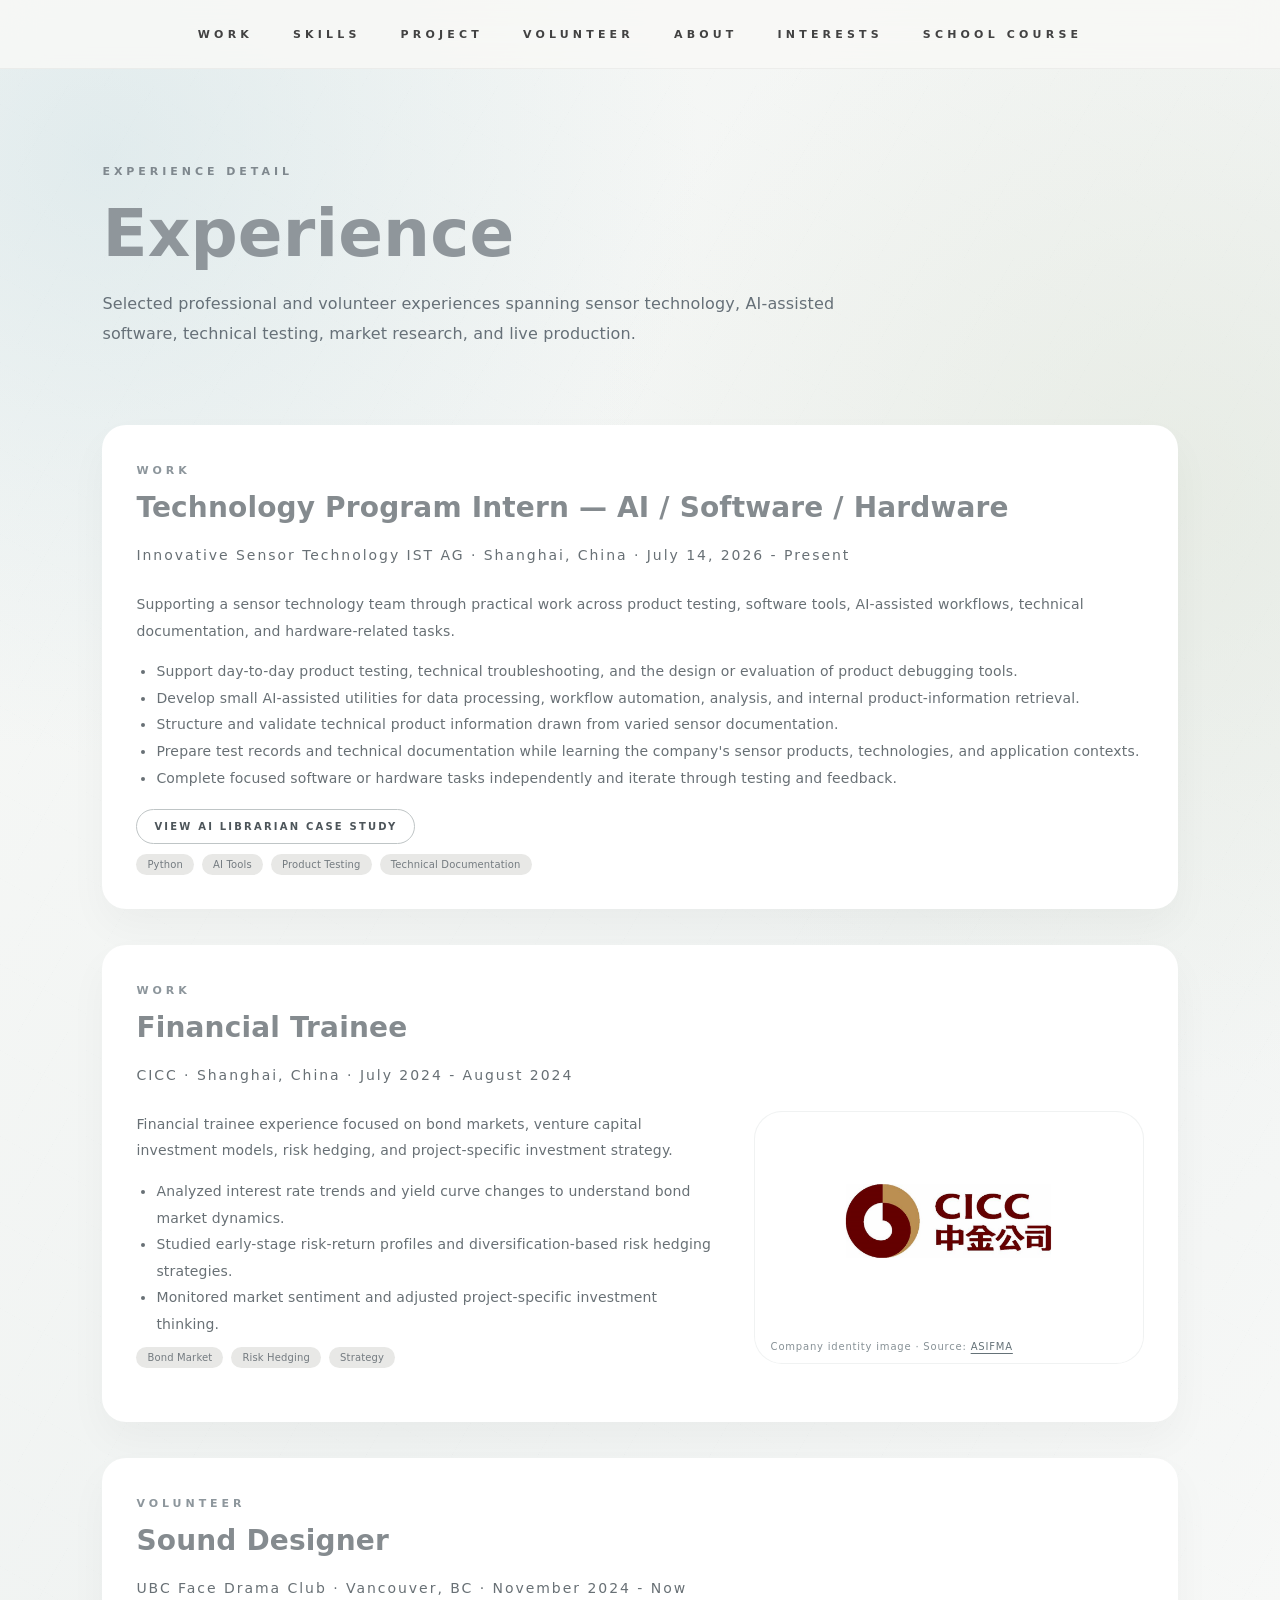
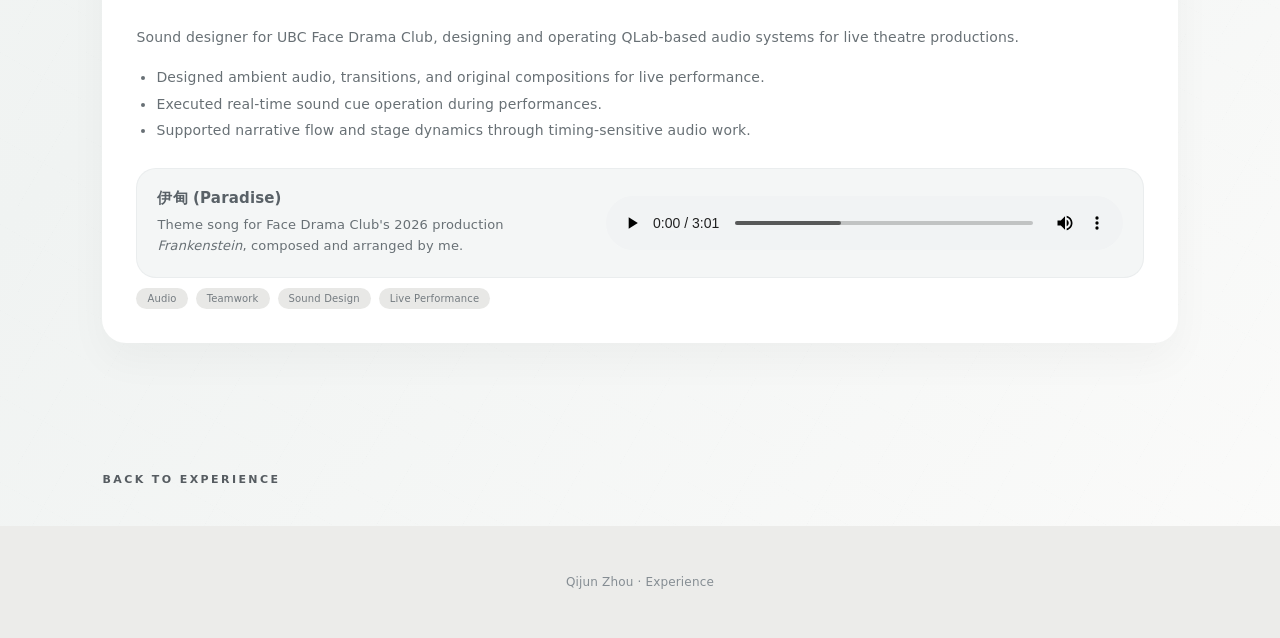
<file: experience.html>
<!doctype html>
<html lang="en">
<head>
  <meta charset="UTF-8" />
  <meta name="viewport" content="width=device-width, initial-scale=1.0" />
  <title>Experience | Qijun Zhou</title>
  <link rel="stylesheet" href="style.css" />
</head>
<body>
  <nav class="nav"><div class="nav-inner wrap"><a href="index.html#work">Work</a><a href="index.html#skills">Skills</a><a href="index.html#projects">Project</a><a href="index.html#volunteer">Volunteer</a><a href="index.html#about">About</a><a href="interests.html">Interests</a><a href="courses.html">School Course</a></div></nav>
  <main class="wrap">
    <header class="page-hero">
      <div class="eyebrow">Experience Detail</div>
      <h1 class="page-title">Experience</h1>
      <p class="lead">Selected professional and volunteer experiences spanning sensor technology, AI-assisted software, technical testing, market research, and live production.</p>
    </header>

    <section class="content-grid experience-grid">
      <article id="work-ist" class="detail-card wide anchor-card">
        <div class="subsection-label">Work</div>
        <h2>Technology Program Intern — AI / Software / Hardware</h2>
        <p class="date large-date">Innovative Sensor Technology IST AG · Shanghai, China · July 14, 2026 - Present</p>
        <p>Supporting a sensor technology team through practical work across product testing, software tools, AI-assisted workflows, technical documentation, and hardware-related tasks.</p>
        <ul>
          <li>Support day-to-day product testing, technical troubleshooting, and the design or evaluation of product debugging tools.</li>
          <li>Develop small AI-assisted utilities for data processing, workflow automation, analysis, and internal product-information retrieval.</li>
          <li>Structure and validate technical product information drawn from varied sensor documentation.</li>
          <li>Prepare test records and technical documentation while learning the company's sensor products, technologies, and application contexts.</li>
          <li>Complete focused software or hardware tasks independently and iterate through testing and feedback.</li>
        </ul>
        <div class="project-links"><a class="mini-btn" href="project/ist-ai-librarian.html">View AI Librarian Case Study</a></div>
        <div class="tags"><span class="tag">Python</span><span class="tag">AI Tools</span><span class="tag">Product Testing</span><span class="tag">Technical Documentation</span></div>
      </article>

      <article id="work-cicc" class="detail-card wide anchor-card">
        <div class="subsection-label">Work</div>
        <h2>Financial Trainee</h2>
        <p class="date large-date">CICC · Shanghai, China · July 2024 - August 2024</p>
        <figure class="company-figure company-figure-logo">
          <img src="assets/images/cicc-logo.png" alt="CICC corporate logo" />
          <figcaption>Company identity image · Source: <a href="https://www.asifma.org/sponsors/china-international-capital-corporation-limited-cicc/" target="_blank" rel="noreferrer">ASIFMA</a></figcaption>
        </figure>
        <p>Financial trainee experience focused on bond markets, venture capital investment models, risk hedging, and project-specific investment strategy.</p>
        <ul>
          <li>Analyzed interest rate trends and yield curve changes to understand bond market dynamics.</li>
          <li>Studied early-stage risk-return profiles and diversification-based risk hedging strategies.</li>
          <li>Monitored market sentiment and adjusted project-specific investment thinking.</li>
        </ul>
        <div class="tags"><span class="tag">Bond Market</span><span class="tag">Risk Hedging</span><span class="tag">Strategy</span></div>
      </article>

      <article id="volunteer-facedrama" class="detail-card wide anchor-card">
        <div class="subsection-label">Volunteer</div>
        <h2>Sound Designer</h2>
        <p class="date large-date">UBC Face Drama Club · Vancouver, BC · November 2024 - Now</p>
        <p>Sound designer for UBC Face Drama Club, designing and operating QLab-based audio systems for live theatre productions.</p>
        <ul>
          <li>Designed ambient audio, transitions, and original compositions for live performance.</li>
          <li>Executed real-time sound cue operation during performances.</li>
          <li>Supported narrative flow and stage dynamics through timing-sensitive audio work.</li>
        </ul>
        <div class="feature-audio">
          <div><strong>伊甸 (Paradise)</strong><span>Theme song for Face Drama Club's 2026 production <em>Frankenstein</em>, composed and arranged by me.</span></div>
          <audio controls src="assets/music/paradise.mp3"></audio>
        </div>
        <div class="tags"><span class="tag">Audio</span><span class="tag">Teamwork</span><span class="tag">Sound Design</span><span class="tag">Live Performance</span></div>
      </article>
    </section>
    <a class="back-link" href="index.html#work">Back to Experience</a>
  </main>
  <footer class="footer"><div>Qijun Zhou · Experience</div></footer>
</body>
</html>
</file>
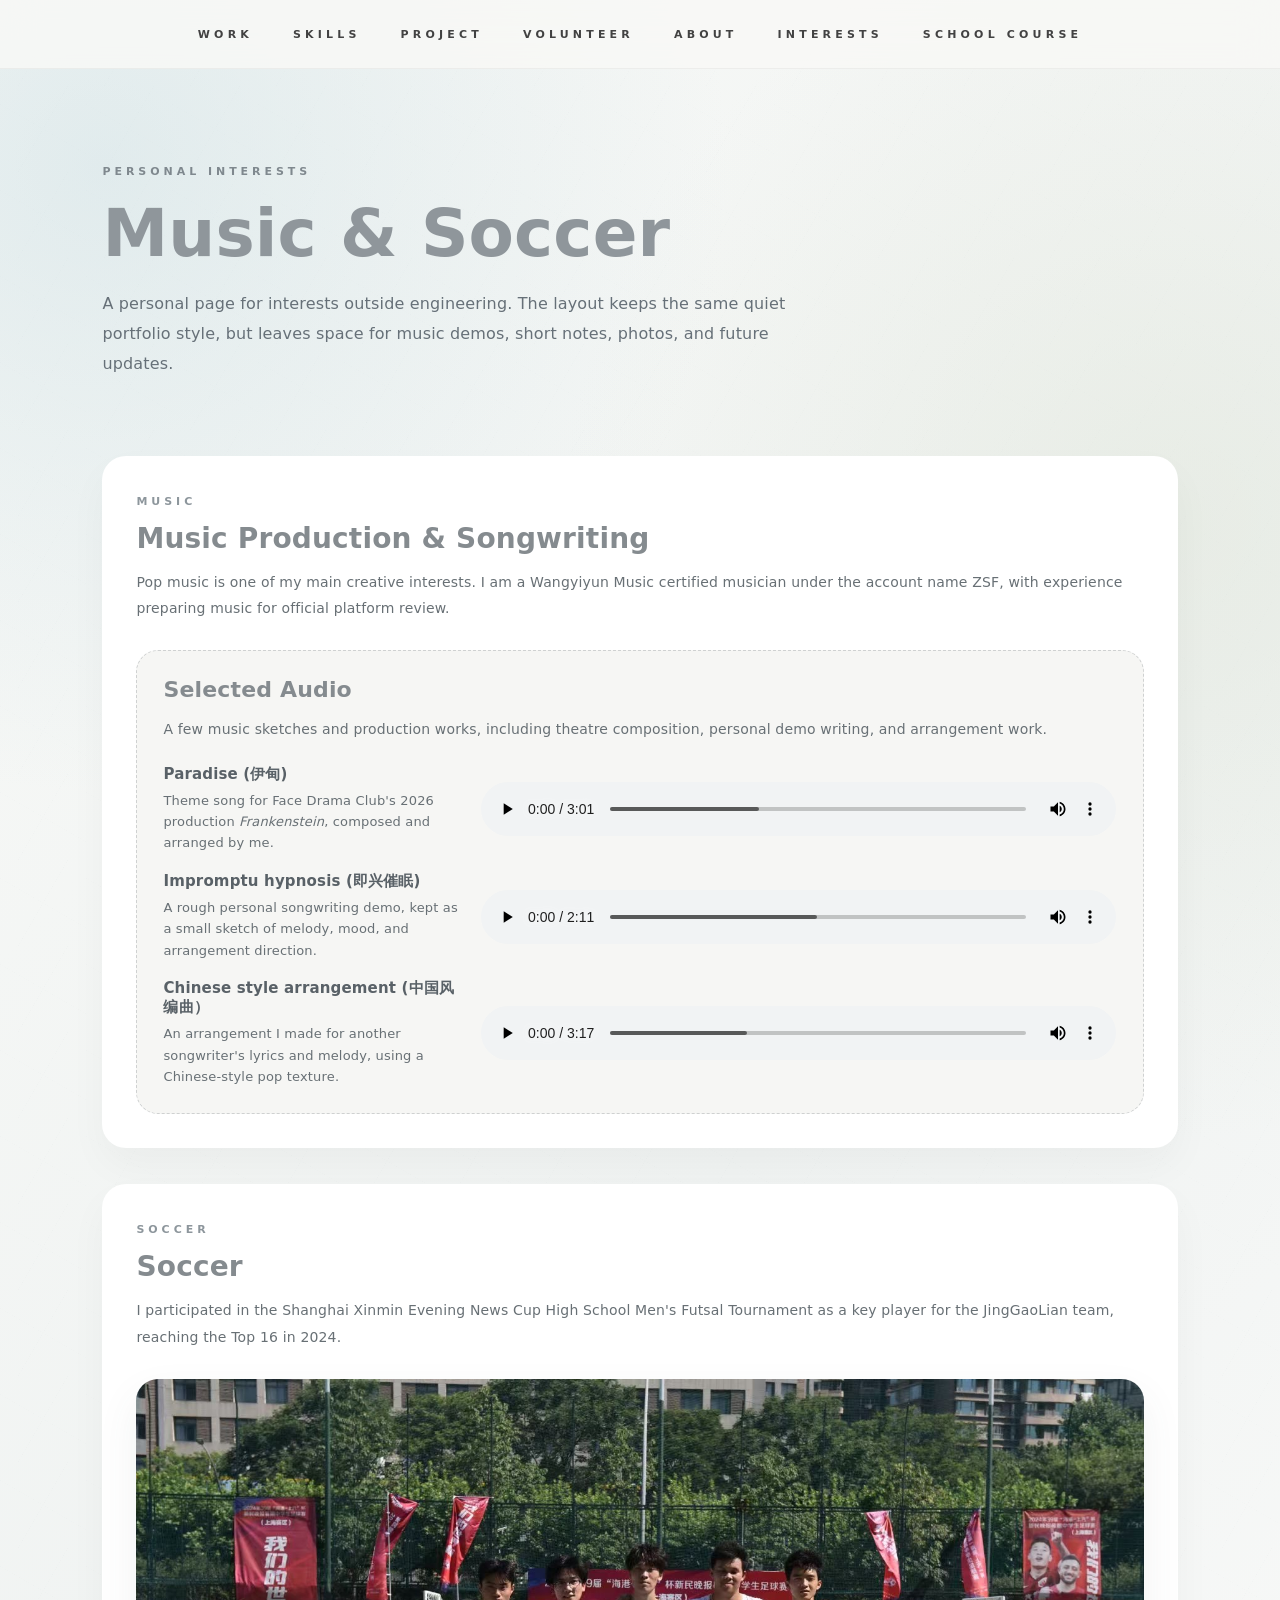
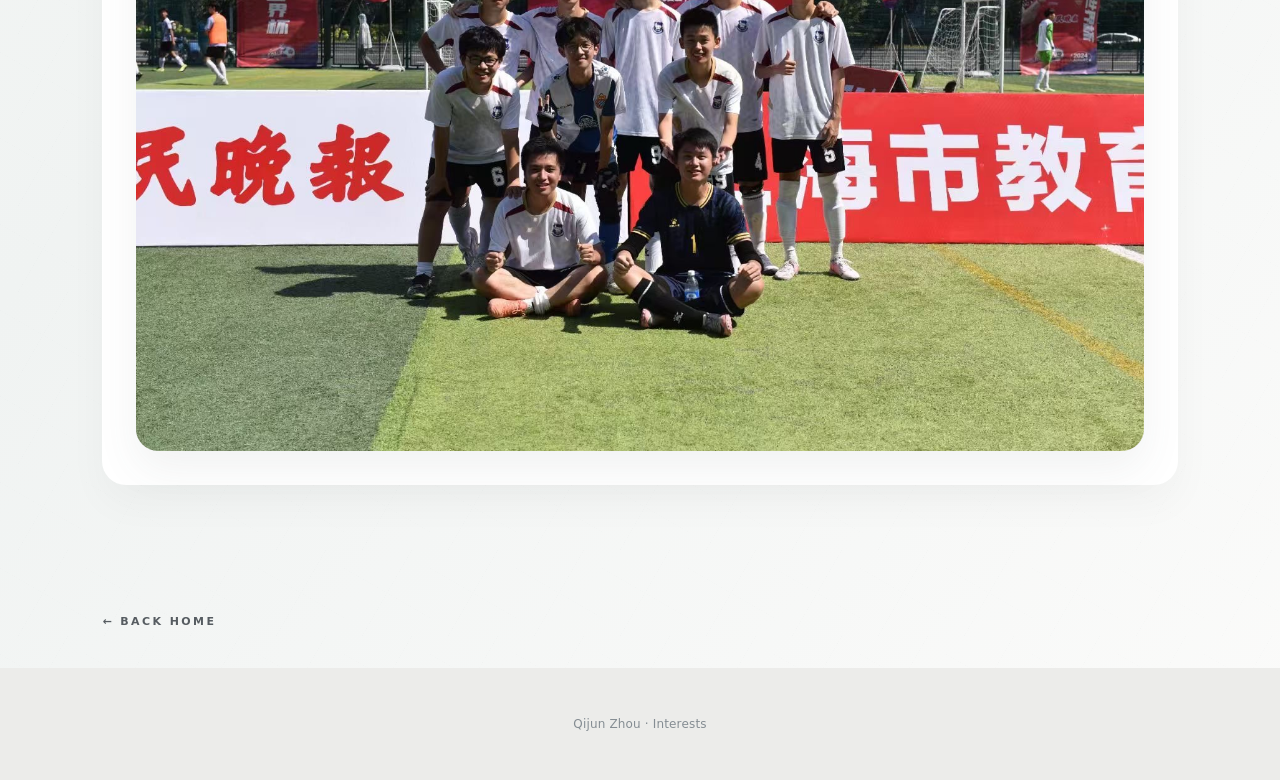
<file: interests.html>
<!doctype html>
<html lang="en">
<head>
  <meta charset="UTF-8" />
  <meta name="viewport" content="width=device-width, initial-scale=1.0" />
  <title>Interests | Qijun Zhou</title>
  <link rel="stylesheet" href="style.css" />
</head>
<body>
  <nav class="nav"><div class="nav-inner wrap"><a href="index.html#work">Work</a><a href="index.html#skills">Skills</a><a href="index.html#projects">Project</a><a href="index.html#volunteer">Volunteer</a><a href="index.html#about">About</a><a href="interests.html">Interests</a><a href="courses.html">School Course</a></div></nav>
  <main class="wrap">
    <header class="page-hero">
      <div class="eyebrow">Personal Interests</div>
      <h1 class="page-title">Music & Soccer</h1>
      <p class="lead">A personal page for interests outside engineering. The layout keeps the same quiet portfolio style, but leaves space for music demos, short notes, photos, and future updates.</p>
    </header>

    <section class="content-grid interests-grid">
      <article id="music" class="detail-card wide interest-card">
        <div class="subsection-label">Music</div>
        <h2>Music Production & Songwriting</h2>
        <p>Pop music is one of my main creative interests. I am a Wangyiyun Music certified musician under the account name ZSF, with experience preparing music for official platform review.</p>
        <div class="music-upload-zone">
          <h3>Selected Audio</h3>
          <p>A few music sketches and production works, including theatre composition, personal demo writing, and arrangement work.</p>
          <div class="audio-list">
            <div class="audio-item"><div><strong>Paradise (伊甸) </strong><span>Theme song for Face Drama Club's 2026 production <em>Frankenstein</em>, composed and arranged by me.</span></div><audio controls src="assets/music/paradise.mp3"></audio></div>
            <div class="audio-item"><div><strong>Impromptu hypnosis (即兴催眠) </strong><span>A rough personal songwriting demo, kept as a small sketch of melody, mood, and arrangement direction.</span></div><audio controls src="assets/music/hypnosis-demo.mp3"></audio></div>
            <div class="audio-item"><div><strong>Chinese style arrangement (中国风编曲）</strong><span>An arrangement I made for another songwriter's lyrics and melody, using a Chinese-style pop texture.</span></div><audio controls src="assets/music/guofeng-arrangement.mp3"></audio></div>
          </div>
        </div>
      </article>

      <article id="soccer" class="detail-card wide interest-card">
        <div class="subsection-label">Soccer</div>
        <h2>Soccer</h2>
        <p>I participated in the Shanghai Xinmin Evening News Cup High School Men's Futsal Tournament as a key player for the JingGaoLian team, reaching the Top 16 in 2024.</p>
        <img class="interest-image" src="assets/images/soccer.jpeg" alt="Futsal team photo from the Shanghai Xinmin Evening News Cup" />
      </article>
    </section>
    <a class="back-link" href="index.html">← Back Home</a>
  </main>
  <footer class="footer"><div>Qijun Zhou · Interests</div></footer>
</body>
</html>
</file>
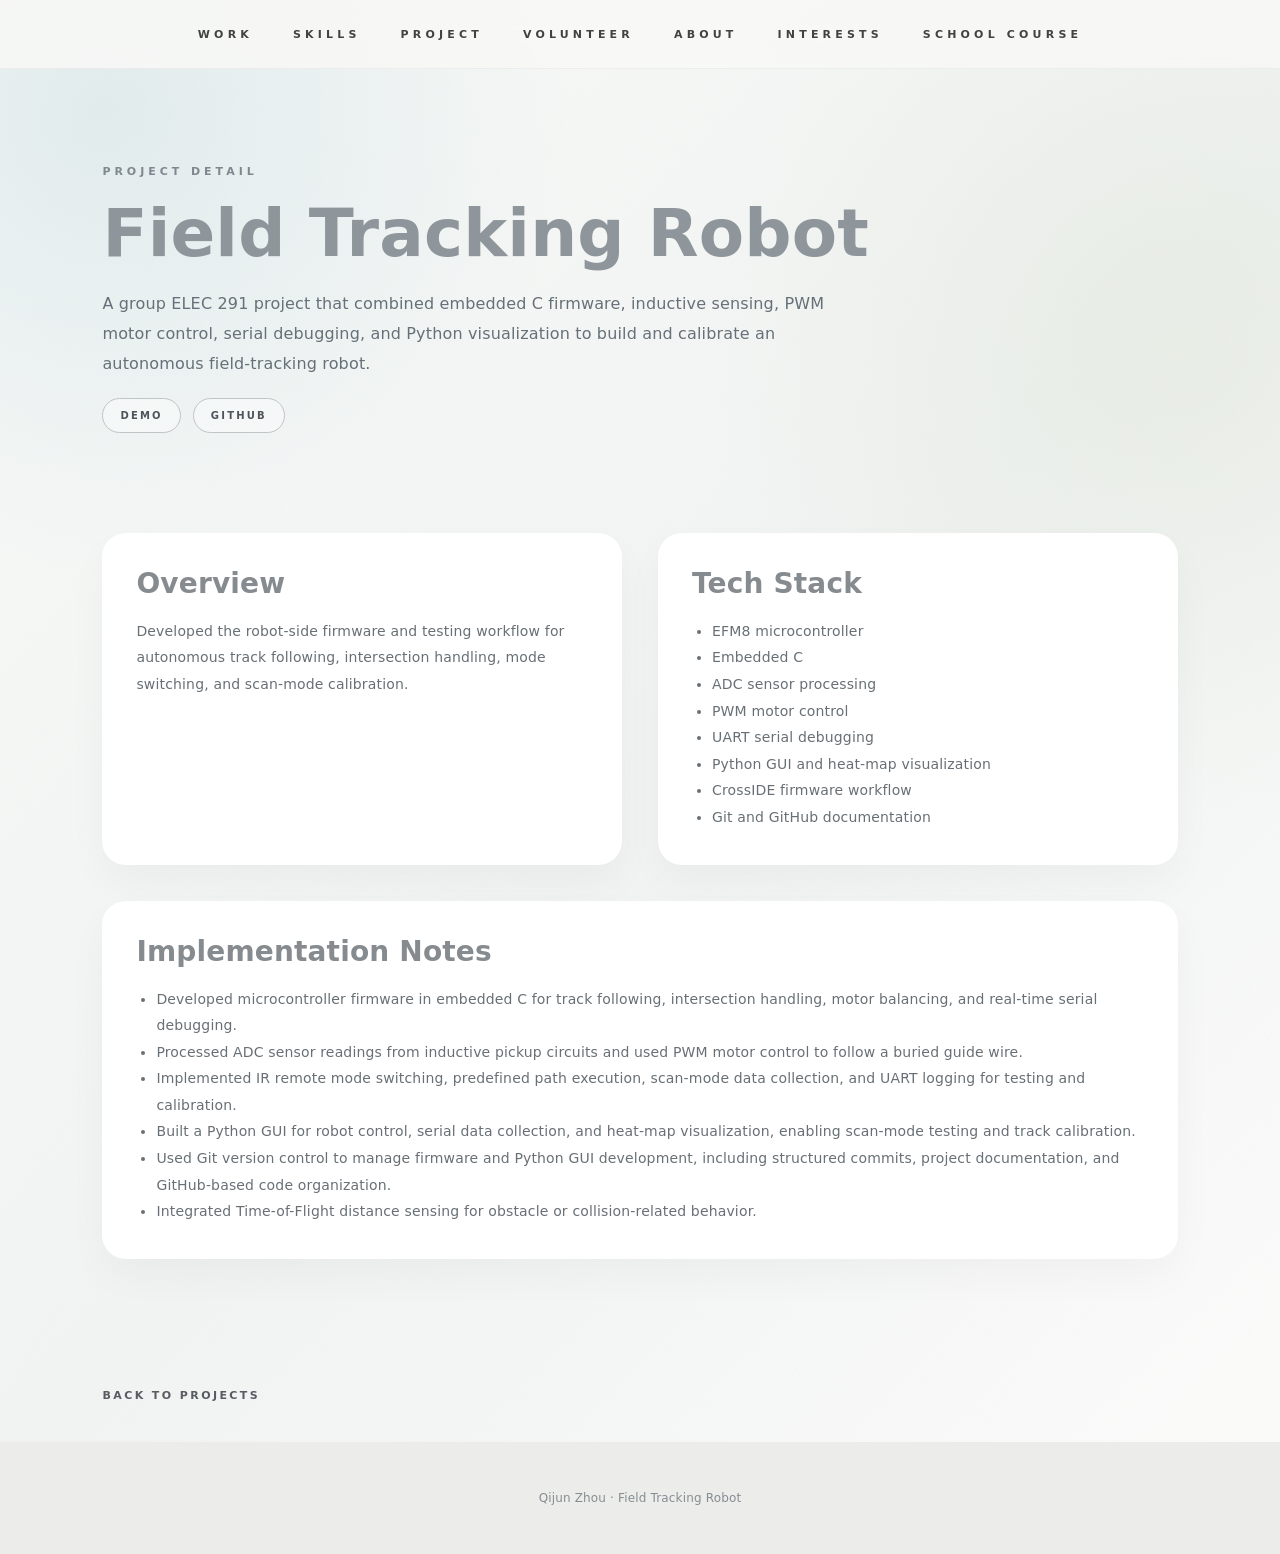
<file: project/field-tracking-robot.html>
<!doctype html>
<html lang="en">
<head>
  <meta charset="UTF-8">
  <meta name="viewport" content="width=device-width, initial-scale=1.0">
  <title>Field Tracking Robot | Qijun Zhou</title>
  <link rel="stylesheet" href="../style.css">
</head>
<body>
  <nav class="nav"><div class="nav-inner wrap"><a href="../index.html#work">Work</a><a href="../index.html#skills">Skills</a><a href="../index.html#projects">Project</a><a href="../index.html#volunteer">Volunteer</a><a href="../index.html#about">About</a><a href="../interests.html">Interests</a><a href="../courses.html">School Course</a></div></nav>
  <main class="wrap">
    <header class="page-hero">
      <div class="eyebrow">Project Detail</div>
      <h1 class="page-title">Field Tracking Robot</h1>
      <p class="lead">A group ELEC 291 project that combined embedded C firmware, inductive sensing, PWM motor control, serial debugging, and Python visualization to build and calibrate an autonomous field-tracking robot.</p>
      <div class="project-links"><a class="mini-btn" href="https://youtu.be/Fl7GQ-YdvV0" target="_blank" rel="noreferrer">Demo</a><a class="mini-btn" href="https://github.com/zidingyiz/Field-Tracking-Robot" target="_blank" rel="noreferrer">GitHub</a></div>
    </header>
    <section class="content-grid">
      <article class="detail-card">
        <h2>Overview</h2>
        <p>Developed the robot-side firmware and testing workflow for autonomous track following, intersection handling, mode switching, and scan-mode calibration.</p>
      </article>
      <article class="detail-card">
        <h2>Tech Stack</h2>
        <ul>
          <li>EFM8 microcontroller</li>
          <li>Embedded C</li>
          <li>ADC sensor processing</li>
          <li>PWM motor control</li>
          <li>UART serial debugging</li>
          <li>Python GUI and heat-map visualization</li>
          <li>CrossIDE firmware workflow</li>
          <li>Git and GitHub documentation</li>
        </ul>
      </article>
      <article class="detail-card wide">
        <h2>Implementation Notes</h2>
        <ul>
          <li>Developed microcontroller firmware in embedded C for track following, intersection handling, motor balancing, and real-time serial debugging.</li>
          <li>Processed ADC sensor readings from inductive pickup circuits and used PWM motor control to follow a buried guide wire.</li>
          <li>Implemented IR remote mode switching, predefined path execution, scan-mode data collection, and UART logging for testing and calibration.</li>
          <li>Built a Python GUI for robot control, serial data collection, and heat-map visualization, enabling scan-mode testing and track calibration.</li>
          <li>Used Git version control to manage firmware and Python GUI development, including structured commits, project documentation, and GitHub-based code organization.</li>
          <li>Integrated Time-of-Flight distance sensing for obstacle or collision-related behavior.</li>
        </ul>
      </article>
    </section>
    <a class="back-link" href="../index.html#projects">Back to Projects</a>
  </main>
  <footer class="footer"><div>Qijun Zhou · Field Tracking Robot</div></footer>
</body>
</html>
</file>
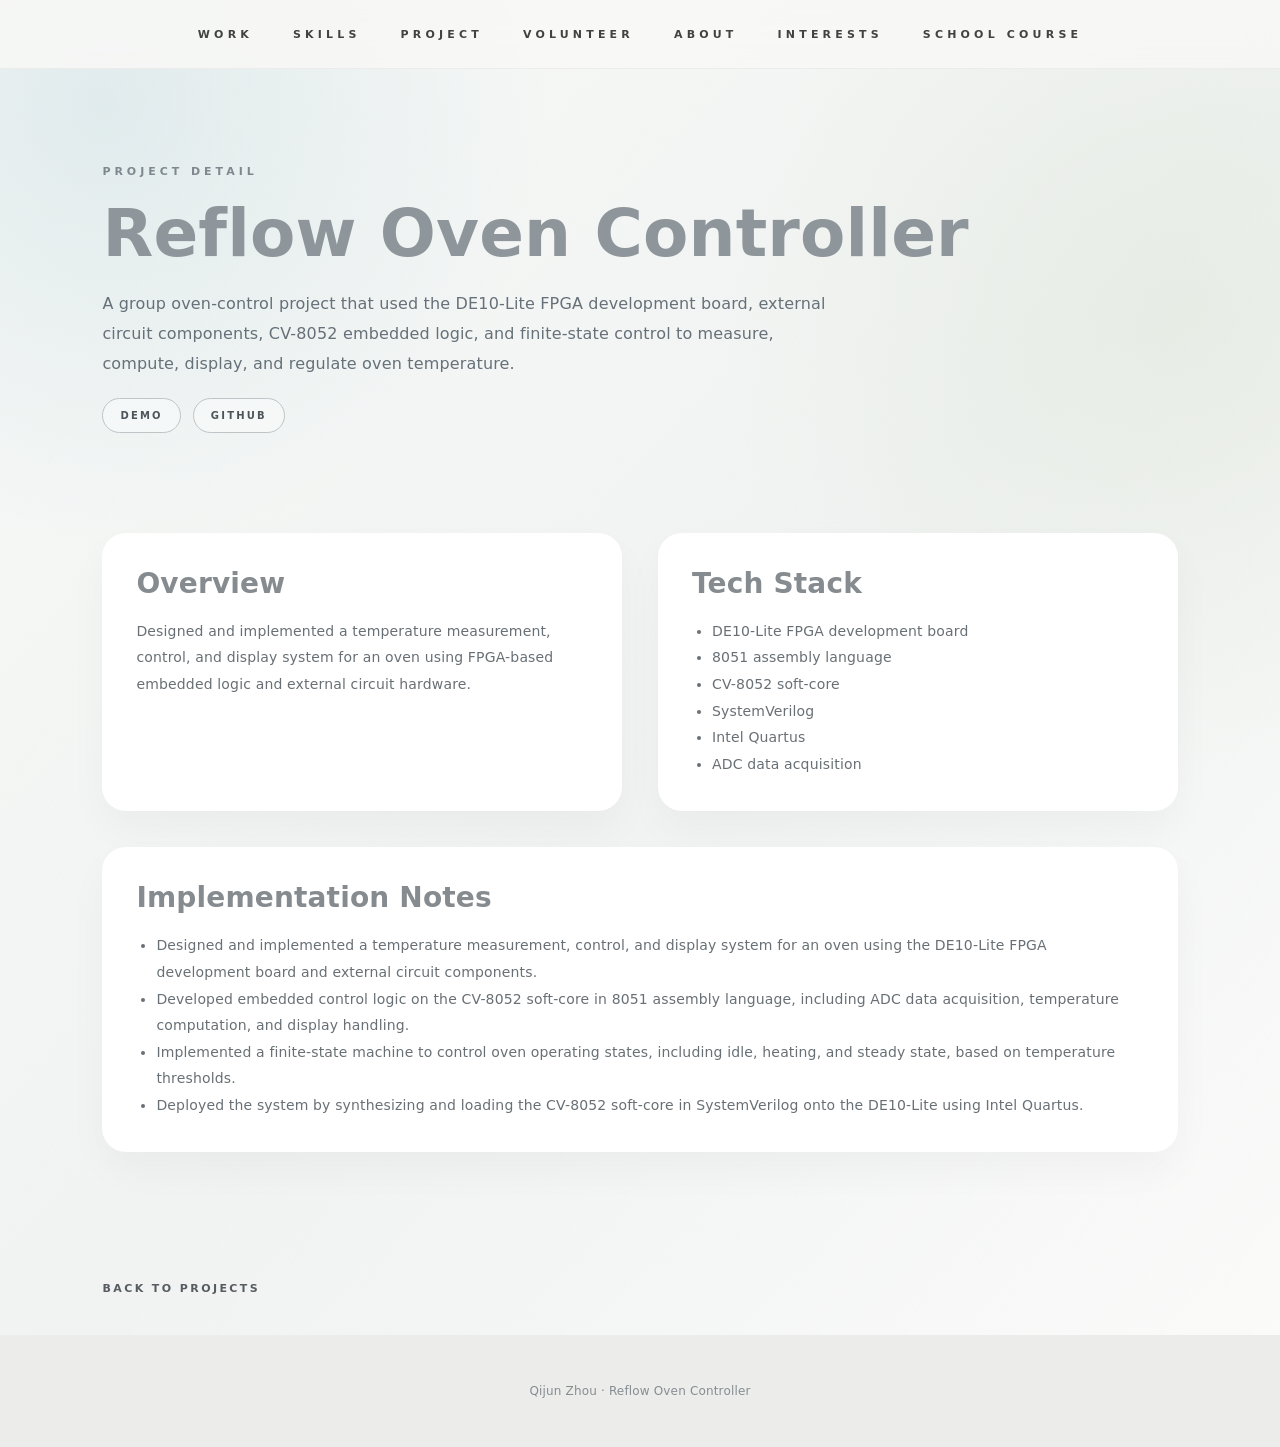
<file: project/reflow-oven-controller.html>
<!doctype html>
<html lang="en">
<head>
  <meta charset="UTF-8">
  <meta name="viewport" content="width=device-width, initial-scale=1.0">
  <title>Reflow Oven Controller | Qijun Zhou</title>
  <link rel="stylesheet" href="../style.css">
</head>
<body>
  <nav class="nav"><div class="nav-inner wrap"><a href="../index.html#work">Work</a><a href="../index.html#skills">Skills</a><a href="../index.html#projects">Project</a><a href="../index.html#volunteer">Volunteer</a><a href="../index.html#about">About</a><a href="../interests.html">Interests</a><a href="../courses.html">School Course</a></div></nav>
  <main class="wrap">
    <header class="page-hero">
      <div class="eyebrow">Project Detail</div>
      <h1 class="page-title">Reflow Oven Controller</h1>
      <p class="lead">A group oven-control project that used the DE10-Lite FPGA development board, external circuit components, CV-8052 embedded logic, and finite-state control to measure, compute, display, and regulate oven temperature.</p>
      <div class="project-links"><a class="mini-btn" href="https://youtu.be/hFFiqIETEzM">Demo</a><a class="mini-btn" href="https://github.com/zidingyiz/Oven-Reflow-Control-System" target="_blank" rel="noreferrer">GitHub</a></div>
    </header>
    <section class="content-grid">
      <article class="detail-card">
        <h2>Overview</h2>
        <p>Designed and implemented a temperature measurement, control, and display system for an oven using FPGA-based embedded logic and external circuit hardware.</p>
      </article>
      <article class="detail-card">
        <h2>Tech Stack</h2>
        <ul>
          <li>DE10-Lite FPGA development board</li>
          <li>8051 assembly language</li>
          <li>CV-8052 soft-core</li>
          <li>SystemVerilog</li>
          <li>Intel Quartus</li>
          <li>ADC data acquisition</li>
        </ul>
      </article>
      <article class="detail-card wide">
        <h2>Implementation Notes</h2>
        <ul>
          <li>Designed and implemented a temperature measurement, control, and display system for an oven using the DE10-Lite FPGA development board and external circuit components.</li>
          <li>Developed embedded control logic on the CV-8052 soft-core in 8051 assembly language, including ADC data acquisition, temperature computation, and display handling.</li>
          <li>Implemented a finite-state machine to control oven operating states, including idle, heating, and steady state, based on temperature thresholds.</li>
          <li>Deployed the system by synthesizing and loading the CV-8052 soft-core in SystemVerilog onto the DE10-Lite using Intel Quartus.</li>
        </ul>
      </article>
    </section>
    <a class="back-link" href="../index.html#projects">Back to Projects</a>
  </main>
  <footer class="footer"><div>Qijun Zhou · Reflow Oven Controller</div></footer>
</body>
</html>
</file>
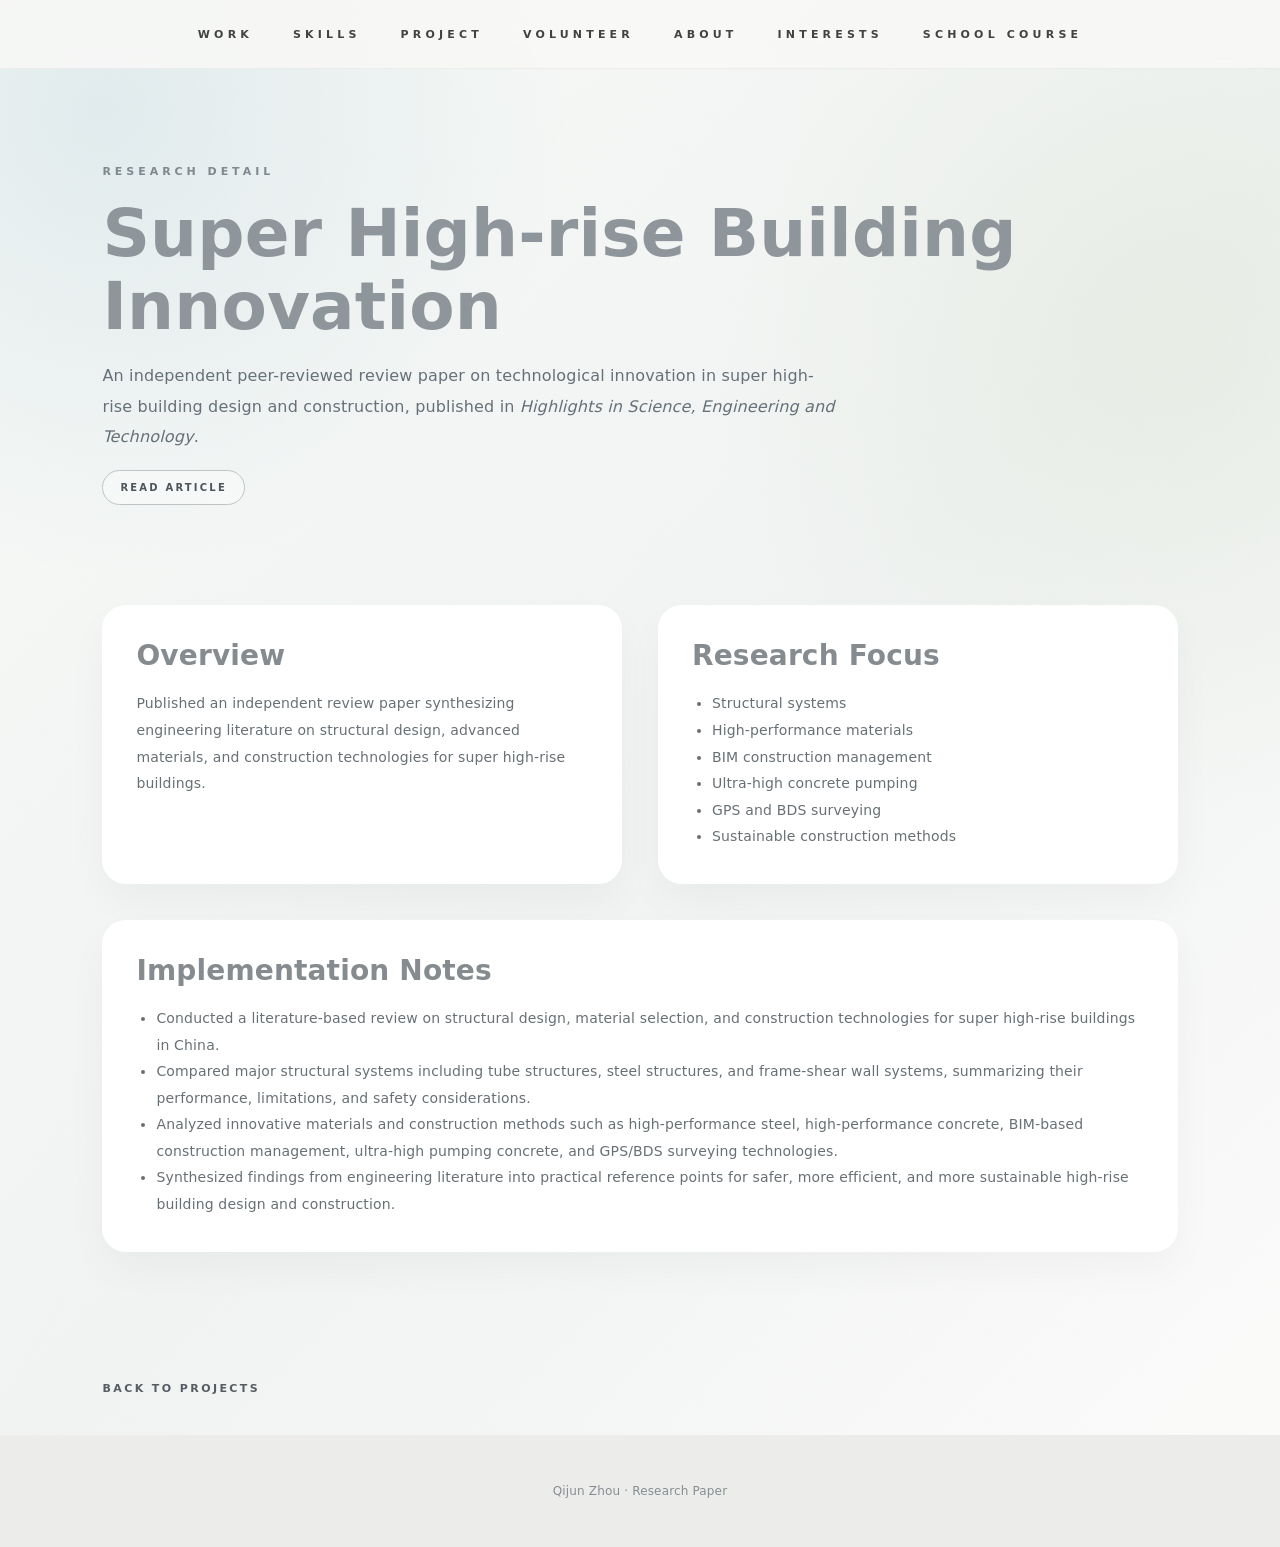
<file: project/research-paper.html>
<!doctype html>
<html lang="en">
<head>
  <meta charset="UTF-8">
  <meta name="viewport" content="width=device-width, initial-scale=1.0">
  <title>Research Paper | Qijun Zhou</title>
  <link rel="stylesheet" href="../style.css">
</head>
<body>
  <nav class="nav"><div class="nav-inner wrap"><a href="../index.html#work">Work</a><a href="../index.html#skills">Skills</a><a href="../index.html#projects">Project</a><a href="../index.html#volunteer">Volunteer</a><a href="../index.html#about">About</a><a href="../interests.html">Interests</a><a href="../courses.html">School Course</a></div></nav>
  <main class="wrap">
    <header class="page-hero">
      <div class="eyebrow">Research Detail</div>
      <h1 class="page-title">Super High-rise Building Innovation</h1>
      <p class="lead">An independent peer-reviewed review paper on technological innovation in super high-rise building design and construction, published in <em>Highlights in Science, Engineering and Technology</em>.</p>
      <div class="project-links"><a class="mini-btn" href="https://doi.org/10.54097/hset.v28i.4100" target="_blank" rel="noreferrer">Read Article</a></div>
    </header>
    <section class="content-grid">
      <article class="detail-card">
        <h2>Overview</h2>
        <p>Published an independent review paper synthesizing engineering literature on structural design, advanced materials, and construction technologies for super high-rise buildings.</p>
      </article>
      <article class="detail-card">
        <h2>Research Focus</h2>
        <ul>
          <li>Structural systems</li>
          <li>High-performance materials</li>
          <li>BIM construction management</li>
          <li>Ultra-high concrete pumping</li>
          <li>GPS and BDS surveying</li>
          <li>Sustainable construction methods</li>
        </ul>
      </article>
      <article class="detail-card wide">
        <h2>Implementation Notes</h2>
        <ul>
          <li>Conducted a literature-based review on structural design, material selection, and construction technologies for super high-rise buildings in China.</li>
          <li>Compared major structural systems including tube structures, steel structures, and frame-shear wall systems, summarizing their performance, limitations, and safety considerations.</li>
          <li>Analyzed innovative materials and construction methods such as high-performance steel, high-performance concrete, BIM-based construction management, ultra-high pumping concrete, and GPS/BDS surveying technologies.</li>
          <li>Synthesized findings from engineering literature into practical reference points for safer, more efficient, and more sustainable high-rise building design and construction.</li>
        </ul>
      </article>
    </section>
    <a class="back-link" href="../index.html#projects">Back to Projects</a>
  </main>
  <footer class="footer"><div>Qijun Zhou · Research Paper</div></footer>
</body>
</html>
</file>
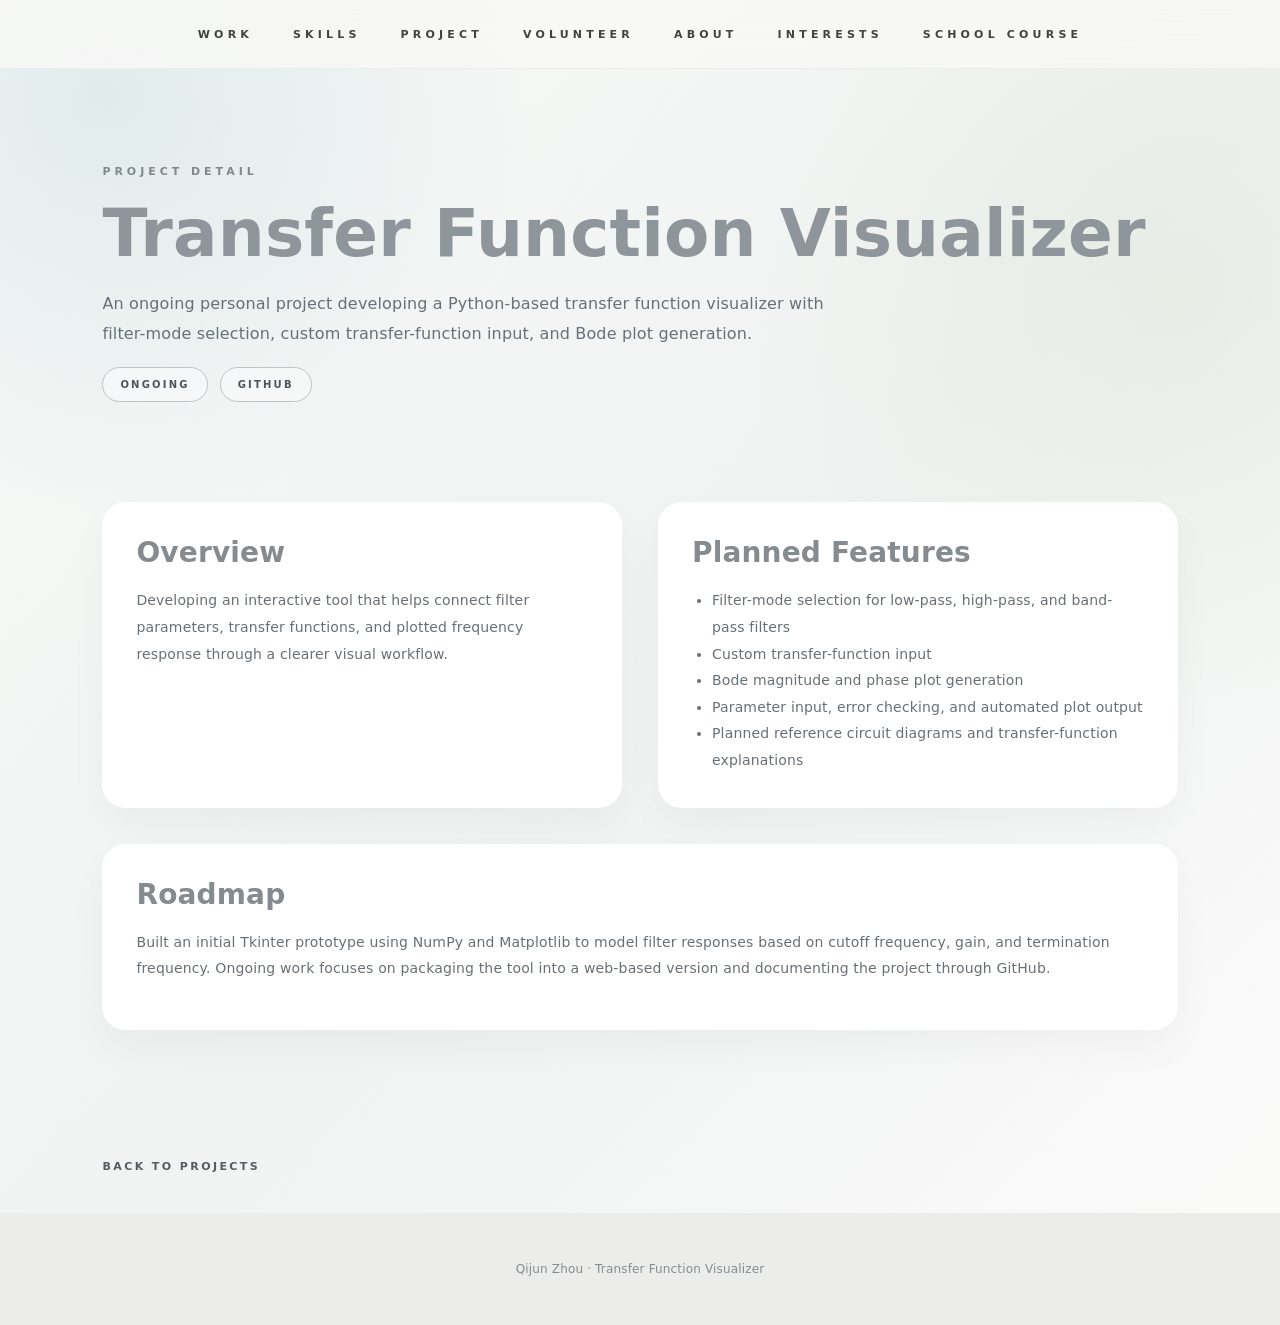
<file: project/transfer-function-visualizer.html>
<!doctype html>
<html lang="en">
<head>
  <meta charset="UTF-8">
  <meta name="viewport" content="width=device-width, initial-scale=1.0">
  <title>Transfer Function Visualizer | Qijun Zhou</title>
  <link rel="stylesheet" href="../style.css">
</head>
<body>
  <nav class="nav"><div class="nav-inner wrap"><a href="../index.html#work">Work</a><a href="../index.html#skills">Skills</a><a href="../index.html#projects">Project</a><a href="../index.html#volunteer">Volunteer</a><a href="../index.html#about">About</a><a href="../interests.html">Interests</a><a href="../courses.html">School Course</a></div></nav>
  <main class="wrap">
    <header class="page-hero">
      <div class="eyebrow">Project Detail</div>
      <h1 class="page-title">Transfer Function Visualizer</h1>
      <p class="lead">An ongoing personal project developing a Python-based transfer function visualizer with filter-mode selection, custom transfer-function input, and Bode plot generation.</p>
      <div class="project-links"><a class="mini-btn" href="#">Ongoing</a><a class="mini-btn" href="https://github.com/zidingyiz/Transfer-Function-Circuit-visualizer" target="_blank" rel="noreferrer">GitHub</a></div>
    </header>
    <section class="content-grid">
      <article class="detail-card">
        <h2>Overview</h2>
        <p>Developing an interactive tool that helps connect filter parameters, transfer functions, and plotted frequency response through a clearer visual workflow.</p>
      </article>
      <article class="detail-card">
        <h2>Planned Features</h2>
        <ul>
          <li>Filter-mode selection for low-pass, high-pass, and band-pass filters</li>
          <li>Custom transfer-function input</li>
          <li>Bode magnitude and phase plot generation</li>
          <li>Parameter input, error checking, and automated plot output</li>
          <li>Planned reference circuit diagrams and transfer-function explanations</li>
        </ul>
      </article>
      <article class="detail-card wide">
        <h2>Roadmap</h2>
        <p>Built an initial Tkinter prototype using NumPy and Matplotlib to model filter responses based on cutoff frequency, gain, and termination frequency. Ongoing work focuses on packaging the tool into a web-based version and documenting the project through GitHub.</p>
      </article>
    </section>
    <a class="back-link" href="../index.html#projects">Back to Projects</a>
  </main>
  <footer class="footer"><div>Qijun Zhou · Transfer Function Visualizer</div></footer>
</body>
</html>
</file>
<file: style.css>
:root{
  --bg:#f4f4f2;
  --panel:#ececea;
  --text:#333333;
  --muted:#70777d;
  --soft:#d9d9d6;
  --accent:#bfc5c1;
  --blue:#dce8f3;
  --green:#dfeadf;
  --lilac:#e6e0ec;
  --card:#ffffff;
  --max:1080px;
}
*{box-sizing:border-box}
html{scroll-behavior:smooth}
body{
  margin:0;
  background:
    radial-gradient(circle at 8% 7%,rgba(182,210,218,.34),transparent 25%),
    radial-gradient(circle at 92% 22%,rgba(219,226,211,.42),transparent 28%),
    linear-gradient(120deg,transparent 0 49.8%,rgba(116,139,145,.035) 50%,transparent 50.2%) 0 0/86px 86px,
    linear-gradient(30deg,transparent 0 49.8%,rgba(116,139,145,.025) 50%,transparent 50.2%) 0 0/86px 86px,
    linear-gradient(135deg,#f8f9f7 0%,#f0f3f2 52%,#fbfbfa 100%);
  color:var(--text);
  font-family:Inter,ui-sans-serif,system-ui,-apple-system,BlinkMacSystemFont,"Segoe UI",sans-serif;
  letter-spacing:.01em;
}
.wrap{width:min(var(--max),84vw);margin:0 auto}
.nav{position:sticky;top:0;z-index:10;background:rgba(248,248,246,.84);backdrop-filter:blur(18px);border-bottom:1px solid rgba(0,0,0,.045)}
.nav-inner{min-height:68px;display:flex;align-items:center;justify-content:center;gap:40px}
.nav a{font-size:11px;letter-spacing:.38em;text-transform:uppercase;text-decoration:none;color:#424242;font-weight:800;white-space:nowrap}
.nav a:hover{color:#000}
.hero{min-height:560px;display:grid;grid-template-columns:1.15fr .85fr;align-items:center;gap:58px;padding:54px 0 88px}
.hero-panel{display:grid;grid-template-columns:1fr 300px;gap:34px;align-items:stretch}
.hero-title{font-size:72px;line-height:1.15;margin:14px 0 40px;font-weight:900;color:#9ba0a4;letter-spacing:.02em}
.hero-visual{
  min-height:430px;
  background:
    linear-gradient(145deg,rgba(255,255,255,.1),rgba(255,255,255,.55)),
    linear-gradient(160deg,#e2e8eb 0%,#f3f4f2 48%,#e7ebe8 100%);
  display:flex;
  align-items:center;
  justify-content:center;
  padding:28px;
  overflow:hidden;
}
.hero-photo{width:100%;height:100%;min-height:374px;object-fit:cover;object-position:center top;display:block;box-shadow:0 24px 60px rgba(87,94,101,.12)}
.hero-visual-card{
  width:100%;
  min-height:150px;
  background:rgba(255,255,255,.58);
  border:1px solid rgba(255,255,255,.72);
  padding:26px;
  box-shadow:0 24px 60px rgba(87,94,101,.12);
}
.hero-visual-card span{display:block;font-size:46px;font-weight:950;color:#7d8790;letter-spacing:.08em}
.hero-visual-card strong{display:block;margin-top:10px;font-size:15px;color:#4f565b;letter-spacing:.28em;text-transform:uppercase}
.hero-visual-card small{display:block;margin-top:12px;color:#7a8186;font-size:13px}
.btn{display:inline-flex;align-items:center;justify-content:center;min-height:54px;padding:0 34px;border:0;border-radius:999px;background:#d8dedb;color:#2d2d2d;text-decoration:none;text-transform:uppercase;letter-spacing:.32em;font-size:12px;font-weight:850;box-shadow:0 16px 35px rgba(80,86,90,.09)}
.btn:hover{filter:brightness(.96)}
.hero-copy{max-width:390px;border-left:1px solid var(--soft);padding-left:42px;color:var(--muted);font-size:14px;line-height:1.9}
.social{display:flex;gap:22px;margin-top:34px;flex-wrap:wrap}
.social a{font-size:11px;letter-spacing:.32em;text-decoration:none;text-transform:uppercase;color:#343434;font-weight:850}
.section{padding:88px 0}
section[id]{scroll-margin-top:88px}
.section-title{font-size:54px;line-height:1.1;margin:0 0 58px;font-weight:900;color:#8f969b;letter-spacing:.03em}
.work-band{background:linear-gradient(135deg,rgba(255,255,255,.36),rgba(226,231,233,.34) 48%,rgba(235,237,235,.34));border-top:1px solid rgba(0,0,0,.035);border-bottom:1px solid rgba(0,0,0,.035)}
.work-list{display:grid;gap:34px}
.work-category-title{display:flex;align-items:center;gap:18px;margin-top:24px;padding:10px 4px 0;color:#78838a}
.work-category-title:first-child{margin-top:0}
.work-category-title>span{font-size:11px;letter-spacing:.22em;color:#a2afb1;border:1px solid rgba(125,145,148,.24);border-radius:999px;padding:7px 9px}
.work-category-title small,.work-category-title strong{display:block}
.work-category-title small{font-size:10px;letter-spacing:.24em;text-transform:uppercase;color:#9ba4a9;margin-bottom:4px}
.work-category-title strong{font-size:25px;letter-spacing:.03em}
.work-row{display:grid;grid-template-columns:38% 1fr;gap:42px;align-items:start;padding:28px;border-radius:26px;background:rgba(255,255,255,.46);box-shadow:0 18px 45px rgba(80,86,90,.045)}
.work-name{font-size:24px;margin:0;color:#707a80;letter-spacing:.06em}
.work-name a{color:inherit;text-decoration:none}
.work-name a:hover{color:#4f575c}
.date{font-size:11px;letter-spacing:.1em;color:#9ca1a5;margin-top:7px}
.work-company-image{display:block;width:100%;height:112px;object-fit:cover;border-radius:16px;margin-top:20px;filter:saturate(.78);border:1px solid rgba(119,130,137,.08)}
.work-company-logo{object-fit:contain;background:#fff;padding:15px}
.work-company-logo-ist{background:linear-gradient(145deg,#fff,#eef7fa);padding:18px}
.work-desc{font-size:14px;line-height:1.8;color:#697075;margin:0}
.tags,.project-skill-tags{display:flex;gap:8px;flex-wrap:wrap;margin-top:10px}
.tag,.project-skill-tags span{font-size:10px;border-radius:999px;background:#e8e8e6;color:#747b80;padding:5px 11px}
.skills-grid{display:grid;grid-template-columns:repeat(3,1fr);gap:22px}
.skill-card{min-height:250px;padding:28px;border-radius:24px;background:#f6f8f8;border:1px solid rgba(119,130,137,.08);box-shadow:0 20px 50px rgba(80,86,90,.045)}
.skill-card:nth-child(2){background:#f7f7f6}
.skill-card:nth-child(3){background:#f4f6f5}
.skill-card:nth-child(4){background:#f7f8f7}
.skill-card:nth-child(5){background:#f5f7f8}
.skill-card:nth-child(6){background:#f8f8f7}
.skill-card h3{margin:0 0 16px;color:#667078;font-size:25px}
.skill-card p{margin:0;color:#687075;font-size:14px;line-height:1.85}
.skill-list{margin:0;padding-left:18px;color:#687075;font-size:14px;line-height:1.75}
.skill-list li{padding-left:2px;margin:6px 0}
.skill-match{margin-top:22px;color:#50575c;font-size:11px;letter-spacing:.1em;line-height:1.55;text-transform:uppercase;font-weight:850}
.skill-match a{color:#50575c;text-decoration:underline;text-decoration-thickness:1px;text-underline-offset:3px;text-decoration-color:rgba(80,87,92,.34)}
.skill-match a:hover{color:#1f2528;text-decoration-color:#1f2528}
.projects{display:grid;gap:112px}
.project-group{display:grid;gap:70px;position:relative;padding:54px 52px;border-radius:38px;border:1px solid rgba(119,130,137,.08);overflow:hidden}
.project-group::before{content:"";position:absolute;width:360px;height:360px;border-radius:50%;right:-190px;top:-210px;border:1px solid rgba(255,255,255,.7);box-shadow:0 0 0 50px rgba(255,255,255,.13),0 0 0 100px rgba(255,255,255,.08)}
.project-group-enterprise{background:linear-gradient(145deg,rgba(218,234,232,.64),rgba(249,250,249,.85) 48%,rgba(218,231,227,.42))}
.project-group-course{background:linear-gradient(145deg,rgba(224,232,241,.58),rgba(250,250,249,.88) 52%,rgba(225,229,238,.4))}
.project-group-personal{background:linear-gradient(145deg,rgba(235,228,239,.56),rgba(250,250,249,.88) 52%,rgba(232,235,224,.42))}
.project-group-heading{position:relative;z-index:1;display:flex;align-items:center;gap:20px;border-bottom:1px solid rgba(113,126,132,.14);padding-bottom:24px}
.project-group-heading>span{font-size:11px;letter-spacing:.22em;color:#9aa7aa;border:1px solid rgba(125,145,148,.25);border-radius:999px;padding:8px 10px}
.project-group-heading p{margin:0 0 4px;font-size:10px;letter-spacing:.28em;text-transform:uppercase;color:#9ca5aa;font-weight:800}
.project-group-heading h3{margin:0;font-size:32px;color:#707d82;letter-spacing:.035em}
.project-card{display:grid;grid-template-columns:1.15fr .95fr;gap:50px;align-items:center}
.project-group .project-card:nth-of-type(even){grid-template-columns:.95fr 1.15fr}
.project-group .project-card:nth-of-type(even) .project-media{order:2}
.project-group .project-card:nth-of-type(even) .project-info{text-align:right}
.project-group .project-card:nth-of-type(even) .project-links,.project-group .project-card:nth-of-type(even) .project-skill-tags{justify-content:flex-end}
.project-media{display:block;position:relative;min-height:300px;border-radius:30px;overflow:hidden;text-decoration:none;background:#ddd;box-shadow:0 24px 60px rgba(80,86,90,.1)}
.project-image-label{position:absolute;left:20px;right:20px;bottom:18px;padding:12px 16px;border-radius:999px;background:rgba(244,248,247,.88);backdrop-filter:blur(10px);color:#546b68;font-size:10px;letter-spacing:.16em;text-transform:uppercase;text-align:center;font-weight:850}
.project-image{width:100%;height:100%;min-height:300px;display:block;object-fit:contain;background:#eef1f2;padding:20px}
.project-photo{object-fit:cover;padding:0}
.project-logo{object-fit:contain;padding:38px;background:linear-gradient(145deg,#f8fbfb,#e8f3f7)}
.art{height:100%;min-height:300px;display:flex;align-items:center;justify-content:center;position:relative}
.art svg{width:78%;height:auto;opacity:.95}
.art-blue{background:linear-gradient(135deg,#dde6ee,#f1f4f5)}
.art-pink{background:linear-gradient(135deg,#e8e3e2,#f5f5f3)}
.art-lilac{background:linear-gradient(135deg,#e5e3ea,#f2f2ef)}
.art-gold{background:linear-gradient(135deg,#e4e3dc,#edf0ec)}
.coming-soon{flex-direction:column;text-align:center;color:#737b82;gap:12px}
.coming-soon span{font-size:11px;letter-spacing:.34em;text-transform:uppercase;font-weight:900;color:#9aa1a7}
.coming-soon strong{font-size:42px;line-height:1.1;letter-spacing:.08em;text-transform:uppercase;color:#7d858b}
.project-title{font-size:clamp(30px,3vw,40px);line-height:1.2;margin:0 0 20px}
.project-title a{text-decoration:none;color:#7f888e;white-space:nowrap}
.project-title a:hover{color:#5f656a}
.project-desc{font-size:13px;line-height:1.9;color:#656d72;margin:0 0 18px}
.project-links{display:flex;gap:12px;flex-wrap:wrap;margin-top:18px}
.mini-btn{border:1px solid #bfc5c6;border-radius:999px;color:#4d555a;text-decoration:none;text-transform:uppercase;letter-spacing:.22em;font-size:10px;font-weight:850;padding:11px 17px;background:rgba(255,255,255,.35)}
.mini-btn:hover{background:#fff}
.status-label{display:inline-flex;align-items:center;cursor:default}
.art-ist{min-height:300px;height:100%;display:flex;flex-direction:column;justify-content:flex-end;padding:38px;background:linear-gradient(145deg,#dce8e5 0%,#edf1ee 48%,#b9ceca 100%);color:#4f6865;position:relative;overflow:hidden}
.art-ist::before,.art-ist::after{content:"";position:absolute;border:1px solid rgba(255,255,255,.72);border-radius:50%}
.art-ist::before{width:260px;height:260px;right:-48px;top:-76px;box-shadow:0 0 0 34px rgba(255,255,255,.14),0 0 0 70px rgba(255,255,255,.08)}
.art-ist::after{width:92px;height:92px;right:40px;top:54px;background:rgba(255,255,255,.22)}
.art-ist span{position:relative;z-index:1;font-size:11px;letter-spacing:.18em;text-transform:uppercase;max-width:260px;line-height:1.7;margin-bottom:12px}
.art-ist strong{position:relative;z-index:1;font-size:clamp(30px,4vw,48px);line-height:1.02;letter-spacing:-.04em}
.architecture-flow{display:flex;align-items:stretch;justify-content:center;gap:10px;flex-wrap:wrap;margin-top:22px}
.architecture-node{flex:1 1 130px;min-width:120px;padding:18px 12px;border-radius:16px;background:#f1f5f4;border:1px solid rgba(91,119,114,.12);text-align:center;color:#596d69;font-size:12px;line-height:1.55;font-weight:750}
.architecture-arrow{display:flex;align-items:center;color:#9aaba8;font-size:20px}
.confidentiality-note{border-left:3px solid #a9bdb9;padding-left:18px}
.company-figure{margin:34px 0 0;border-radius:28px;overflow:hidden;background:#eef2f1;border:1px solid rgba(110,127,129,.1)}
.company-figure img{display:block;width:100%}
.company-figure-hero img{height:min(42vw,430px);object-fit:cover}
.company-figure-brand{background:linear-gradient(145deg,#fff,#eaf5f8)}
.company-figure-brand img{height:min(36vw,360px);object-fit:contain;padding:42px}
.company-figure-logo{float:right;width:min(42%,390px);margin:0 0 24px 34px;background:#fff}
.company-figure-logo img{aspect-ratio:16/9;object-fit:contain;padding:24px}
.company-figure figcaption{padding:11px 16px;color:#879196;font-size:10px;letter-spacing:.08em;background:rgba(255,255,255,.72)}
.company-figure figcaption a{color:#657278;text-underline-offset:3px}
.about-band{background:linear-gradient(135deg,rgba(235,237,236,.62),rgba(255,255,255,.62) 45%,rgba(226,231,233,.32));border-top:1px solid rgba(0,0,0,.035)}
.about-grid{display:grid;grid-template-columns:1.1fr .9fr;gap:44px;align-items:center}
.about-grid .section-title{margin-bottom:30px}
.about-grid p,.about p{font-size:13px;line-height:2;color:#646d72}
.award-strip{display:flex;gap:12px;flex-wrap:wrap;margin-top:28px}
.award-strip span{border-radius:999px;background:rgba(255,255,255,.55);padding:10px 14px;color:#697075;font-size:11px;font-weight:800;letter-spacing:.12em;text-transform:uppercase}
.contact-card{background:#f4f5f4;border:1px solid rgba(119,130,137,.1);border-radius:30px;padding:34px 40px;width:min(380px,100%);box-shadow:0 20px 50px rgba(0,0,0,.04)}
.contact-card .label{font-size:10px;text-transform:uppercase;letter-spacing:.34em;color:#8b8588;font-weight:850}
.contact-card a,.contact-card span{display:block;color:#353535;text-decoration:none;font-size:14px;margin:8px 0 24px}
.footer{background:#ececea;text-align:center;padding:44px 0;color:#858d93;font-size:12px;line-height:2}
.page-hero{padding:96px 0 50px}
.eyebrow{font-size:11px;letter-spacing:.36em;text-transform:uppercase;color:#7f888e;font-weight:850}
.page-title{font-size:66px;line-height:1.1;color:#8f969b;margin:20px 0 18px}
.lead{font-size:16px;line-height:1.9;color:#667078;max-width:740px}
.content-grid{display:grid;grid-template-columns:1fr 1fr;gap:36px;margin:50px 0 90px}
.detail-card{background:#fff;padding:34px;border-radius:24px;box-shadow:0 18px 40px rgba(0,0,0,.035)}
.detail-card h2{margin:0 0 18px;color:#858b8f;font-size:28px}
.detail-card p,.detail-card li{font-size:14px;line-height:1.9;color:#687075}
.detail-card ul{padding-left:20px;margin:0}
.wide{grid-column:1/-1}
.course-hero{
  position:relative;
  overflow:hidden;
  padding:96px 0 76px;
  background:
    linear-gradient(90deg,rgba(246,247,246,.96),rgba(246,247,246,.86) 48%,rgba(246,247,246,.46)),
    url("assets/images/ubc-campus.jpeg") center/cover;
}
.course-hero::after{
  content:"";
  position:absolute;
  inset:auto -80px -140px auto;
  width:420px;
  height:420px;
  border-radius:50%;
  background:rgba(255,255,255,.22);
}
.course-hero-inner{position:relative;z-index:1;display:grid;grid-template-columns:1fr 170px;gap:40px;align-items:start}
.ubc-mark{justify-self:end;width:140px;height:172px;border:1px solid rgba(255,255,255,.7);background:rgba(255,255,255,.44);backdrop-filter:blur(10px);border-radius:22px;padding:18px;display:flex;align-items:center;justify-content:center;box-shadow:0 22px 60px rgba(0,33,69,.12)}
.ubc-mark img{max-width:100%;max-height:100%;display:block;filter:grayscale(.08)}
.course-content{padding:60px 0 90px}
.course-tools{display:flex;gap:14px;flex-wrap:wrap;margin:26px 0 0}
.course-filter{border:1px solid rgba(130,139,145,.32);border-radius:999px;background:rgba(255,255,255,.78);padding:14px 18px;color:#596167;font-size:13px;min-width:300px;outline:none}
.course-filter:focus{border-color:#8ea5ba;box-shadow:0 0 0 4px rgba(142,165,186,.14)}
.year-block{margin-bottom:44px}
.year-title{font-size:28px;color:#707a80;margin:0 0 18px}
.course-item{border:1px solid rgba(119,130,137,.08);border-radius:24px;margin:14px 0;overflow:hidden;background:#f7f8f7;box-shadow:0 18px 42px rgba(80,86,90,.045)}
.course-toggle{width:100%;text-align:left;background:transparent;border:0;padding:22px 24px;display:flex;justify-content:space-between;gap:18px;cursor:pointer;color:#505960}
.course-code{font-size:18px;font-weight:900;letter-spacing:.06em}
.course-name{font-size:14px;color:#657078;margin-top:4px}
.course-grade{font-size:14px;color:#566169;white-space:nowrap;font-weight:800}
.course-body{display:none;padding:0 24px 24px;color:#5f686e;font-size:14px;line-height:1.9}
.course-item.open .course-body{display:block}
.back-link{display:inline-block;margin:40px 0;text-decoration:none;color:#565c61;text-transform:uppercase;letter-spacing:.22em;font-size:11px;font-weight:850}
.subsection-label{display:inline-block;margin:0 0 14px;color:#8d969c;font-size:11px;letter-spacing:.36em;text-transform:uppercase;font-weight:900}
.subtle-links{margin:14px 0 8px}
.subtle-links .mini-btn{padding:9px 14px;background:rgba(255,255,255,.42)}
.large-date{margin:0 0 22px;font-size:12px;letter-spacing:.14em}
.anchor-card{scroll-margin-top:92px}
.experience-grid,.interests-grid{margin-top:10px}
.interest-card h2{margin-bottom:14px}
.music-upload-zone{margin-top:28px;background:#f6f6f4;border:1px dashed #cfd1d1;border-radius:22px;padding:26px}
.music-upload-zone h3{margin:0 0 10px;color:#858b8f;font-size:22px}
.music-upload-zone code{background:#e9e9e6;padding:2px 6px;border-radius:6px}
.audio-list{display:grid;gap:18px;margin-top:22px}
.audio-item{display:grid;grid-template-columns:minmax(220px,300px) 1fr;gap:18px;align-items:center;color:#687075;font-size:13px}
.audio-item strong{display:block;color:#596167;font-size:15px;margin-bottom:6px}
.audio-item span{display:block;line-height:1.65}
.audio-item audio{width:100%}
.feature-audio{display:grid;grid-template-columns:minmax(220px,1fr) 1.2fr;gap:18px;align-items:center;margin:24px 0 6px;padding:20px;border-radius:20px;background:#f4f6f6;border:1px solid rgba(119,130,137,.08)}
.feature-audio strong{display:block;color:#596167;font-size:15px;margin-bottom:6px}
.feature-audio span{display:block;color:#687075;font-size:13px;line-height:1.65}
.feature-audio audio{width:100%}
.interest-image{width:100%;display:block;margin-top:28px;border-radius:22px;box-shadow:0 18px 42px rgba(80,86,90,.08)}
.placeholder-strip{margin-top:28px;min-height:180px;display:flex;align-items:center;justify-content:center;background:#eef1f1;border-radius:22px;color:#7f888e;letter-spacing:.12em;text-transform:uppercase;font-size:12px;text-align:center;padding:20px}
@media(max-width:980px){
  .nav-inner{gap:22px;overflow-x:auto;justify-content:flex-start;padding:0 18px}
  .hero,.hero-panel,.project-card,.project-group .project-card:nth-of-type(even),.about-grid,.content-grid,.skills-grid,.course-hero-inner{grid-template-columns:1fr}
  .hero-title{font-size:52px}
  .hero-copy{border-left:0;padding-left:0}
  .hero-visual{min-height:260px}
  .section-title,.page-title{font-size:42px}
  .work-row{grid-template-columns:1fr}
  .project-group{padding:34px 24px;gap:48px}
  .project-group .project-card:nth-of-type(even) .project-media{order:0}
  .project-group .project-card:nth-of-type(even) .project-info{text-align:left}
  .project-group .project-card:nth-of-type(even) .project-links,.project-group .project-card:nth-of-type(even) .project-skill-tags{justify-content:flex-start}
  .project-title a{white-space:normal}
  .architecture-arrow{transform:rotate(90deg);flex-basis:100%;justify-content:center;height:12px}
  .company-figure-logo{float:none;width:100%;margin:24px 0}
  .course-grade{white-space:normal;text-align:right}
  .ubc-mark{justify-self:start}
  .audio-item,.feature-audio{grid-template-columns:1fr}
}
</file>
